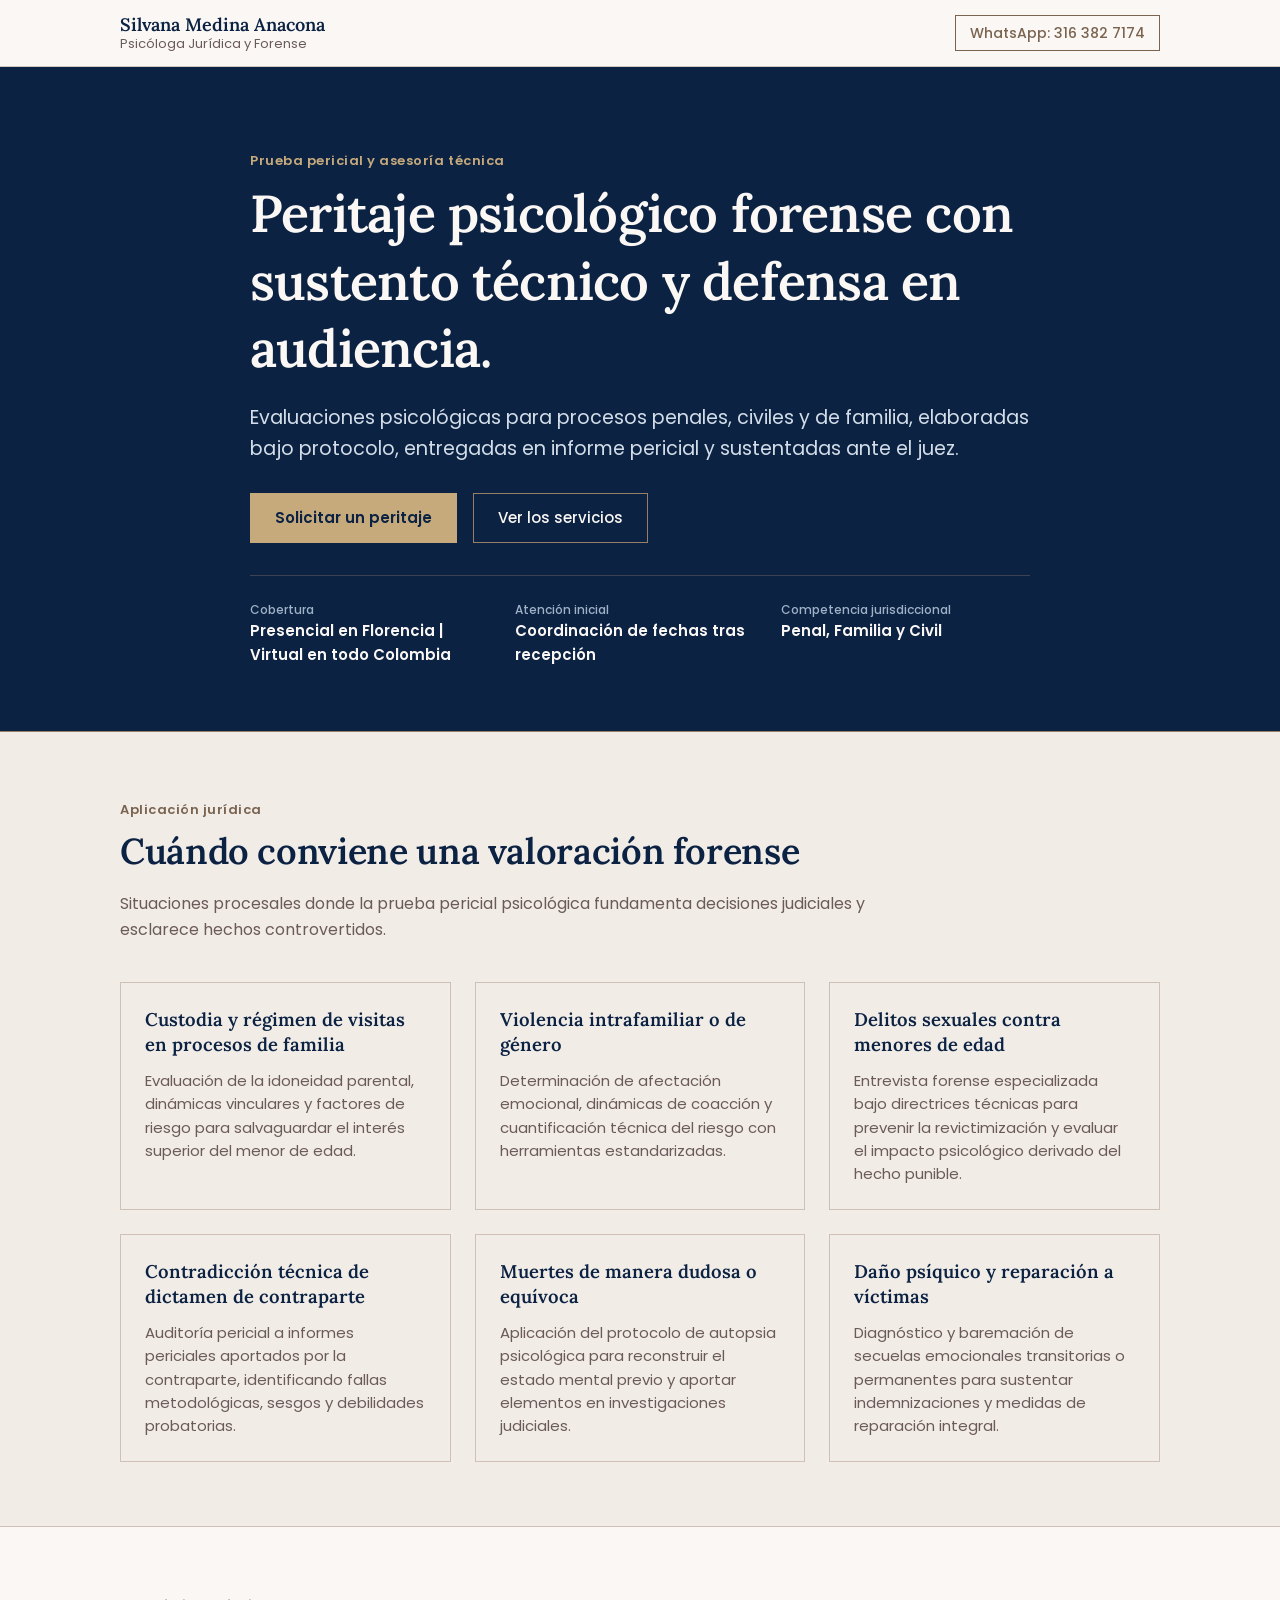
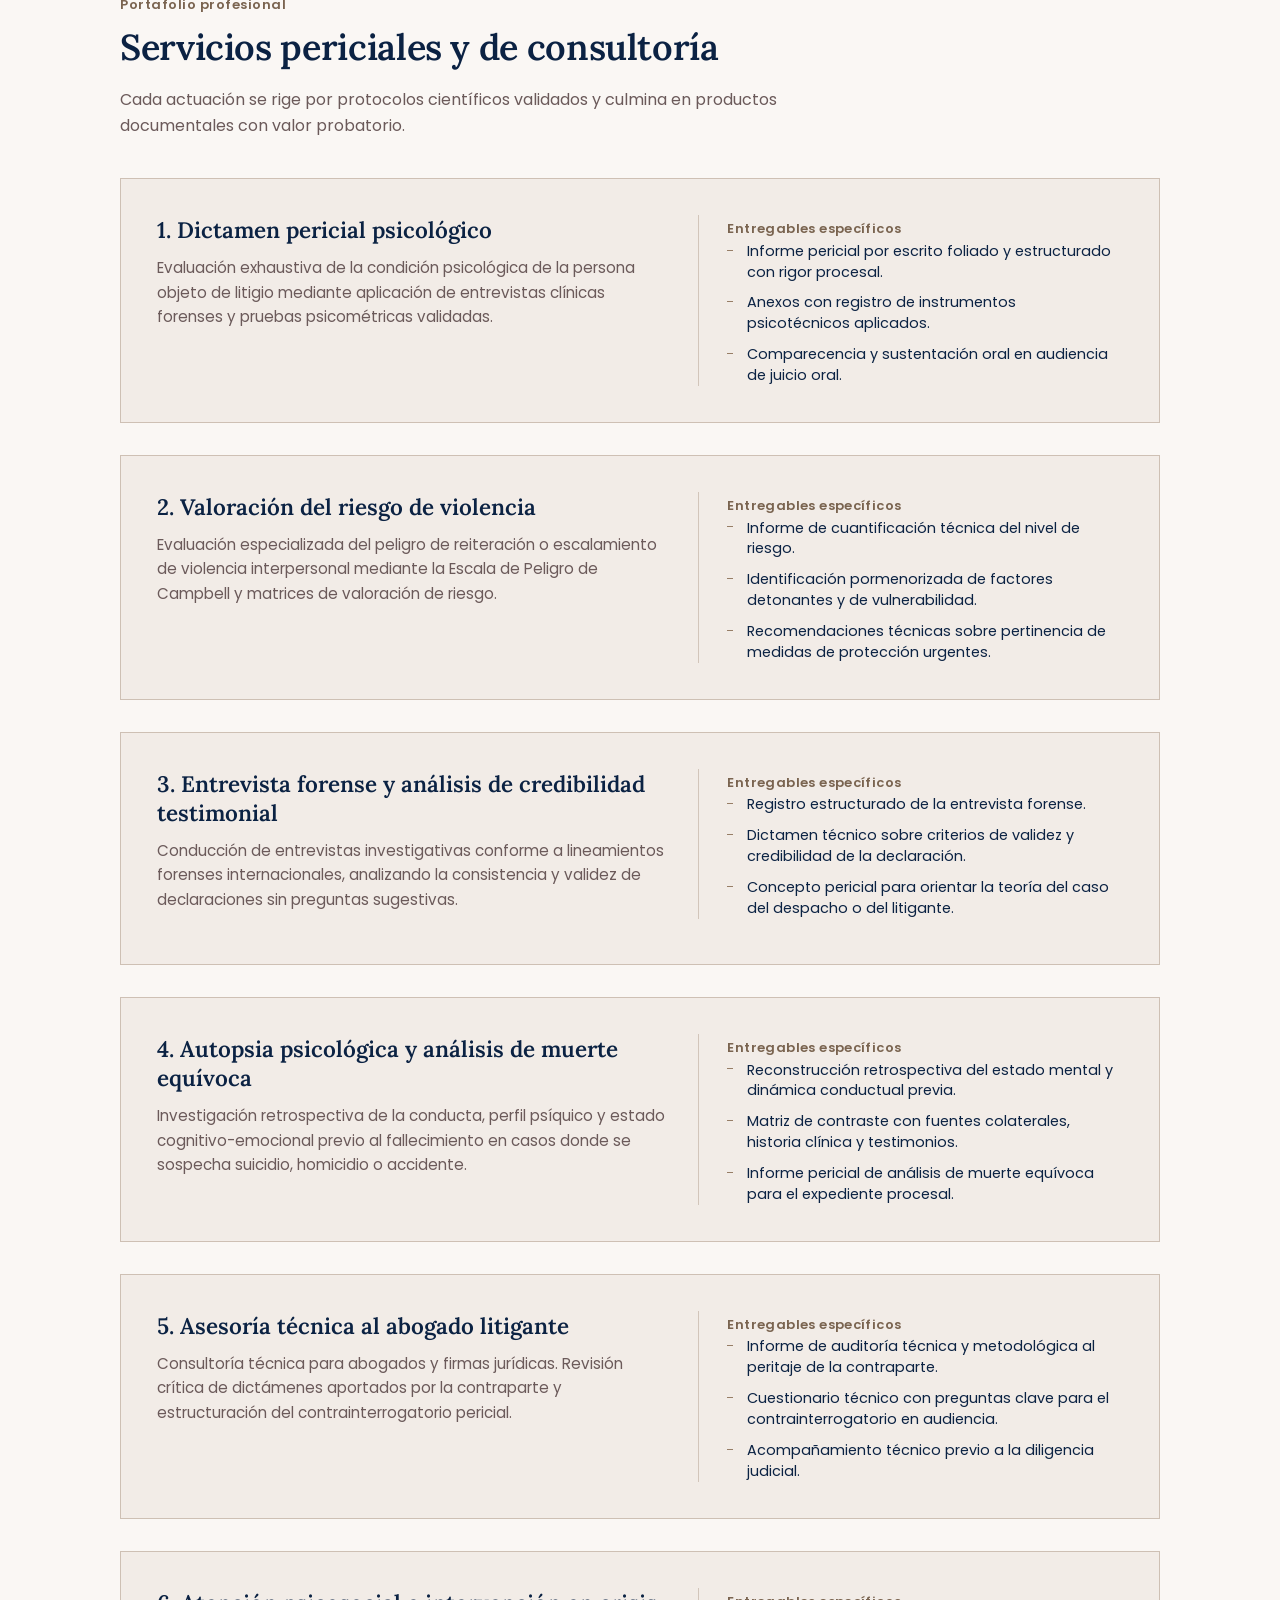
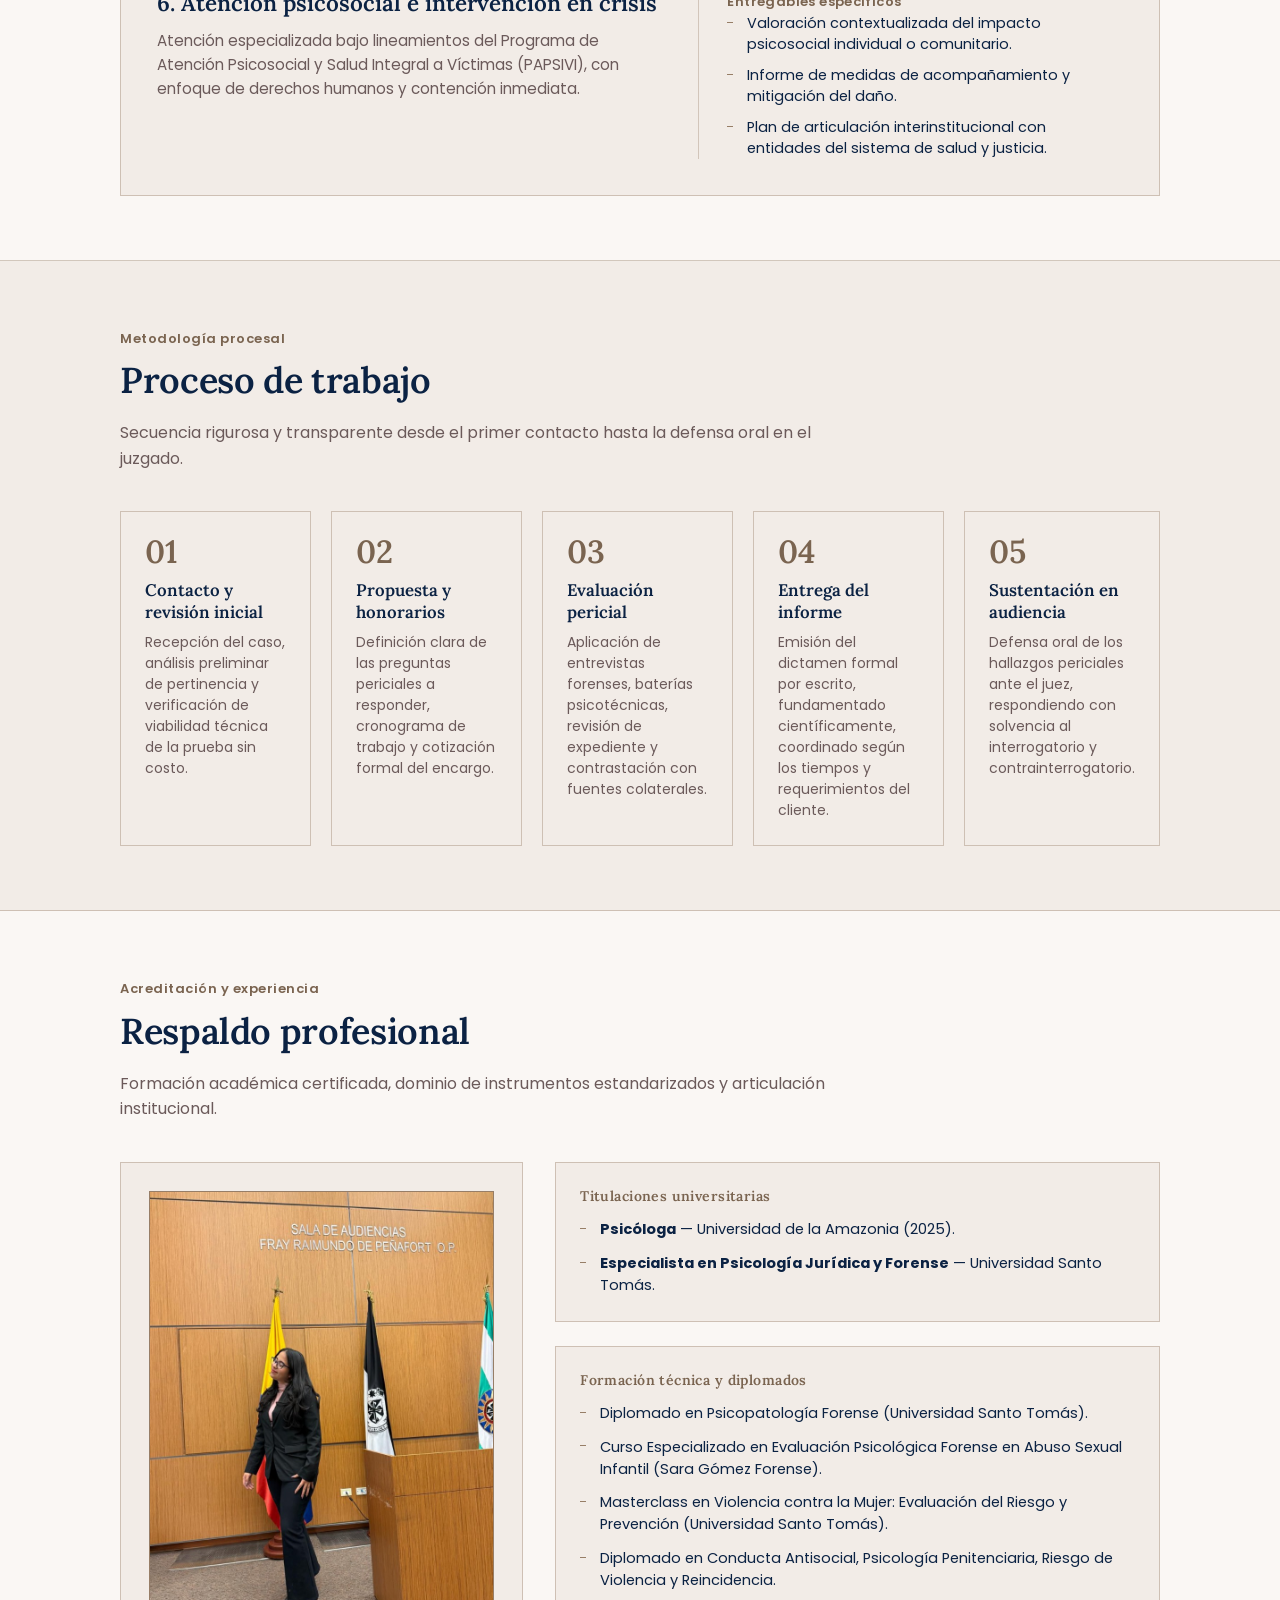
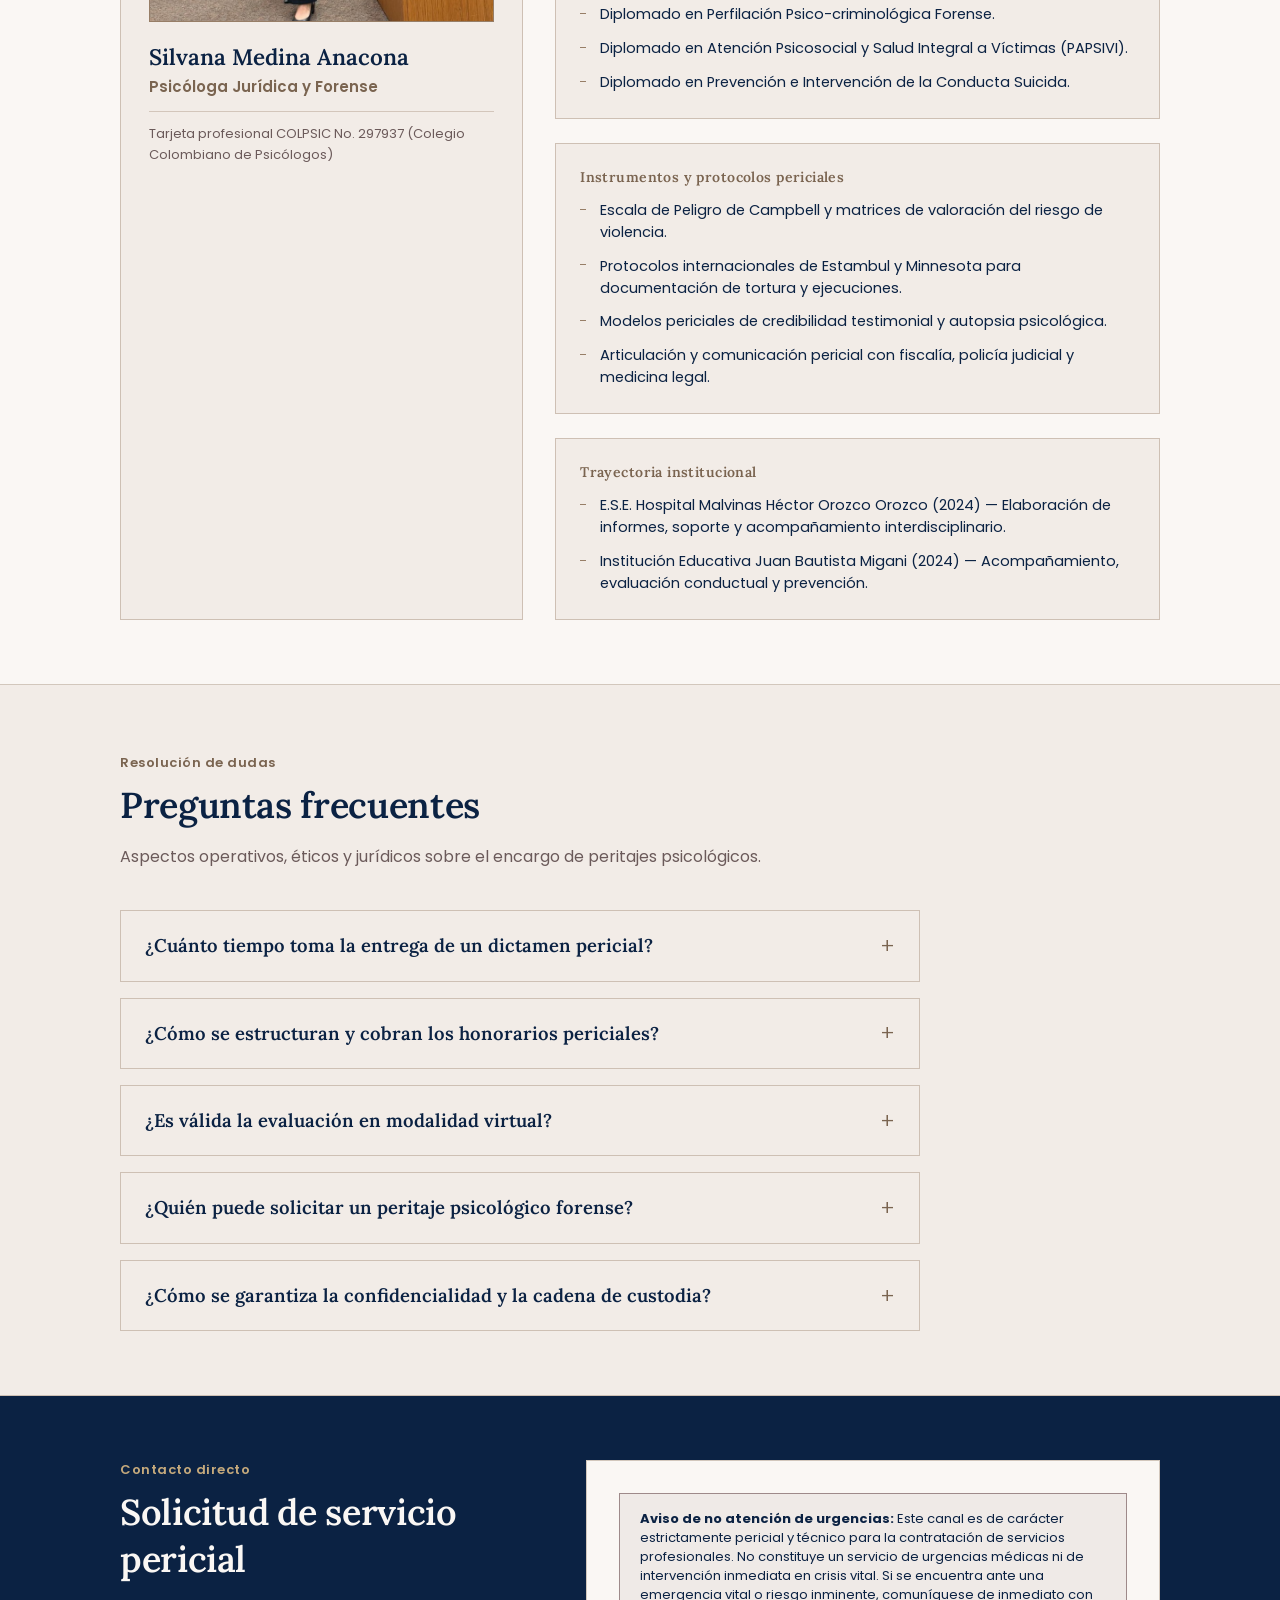
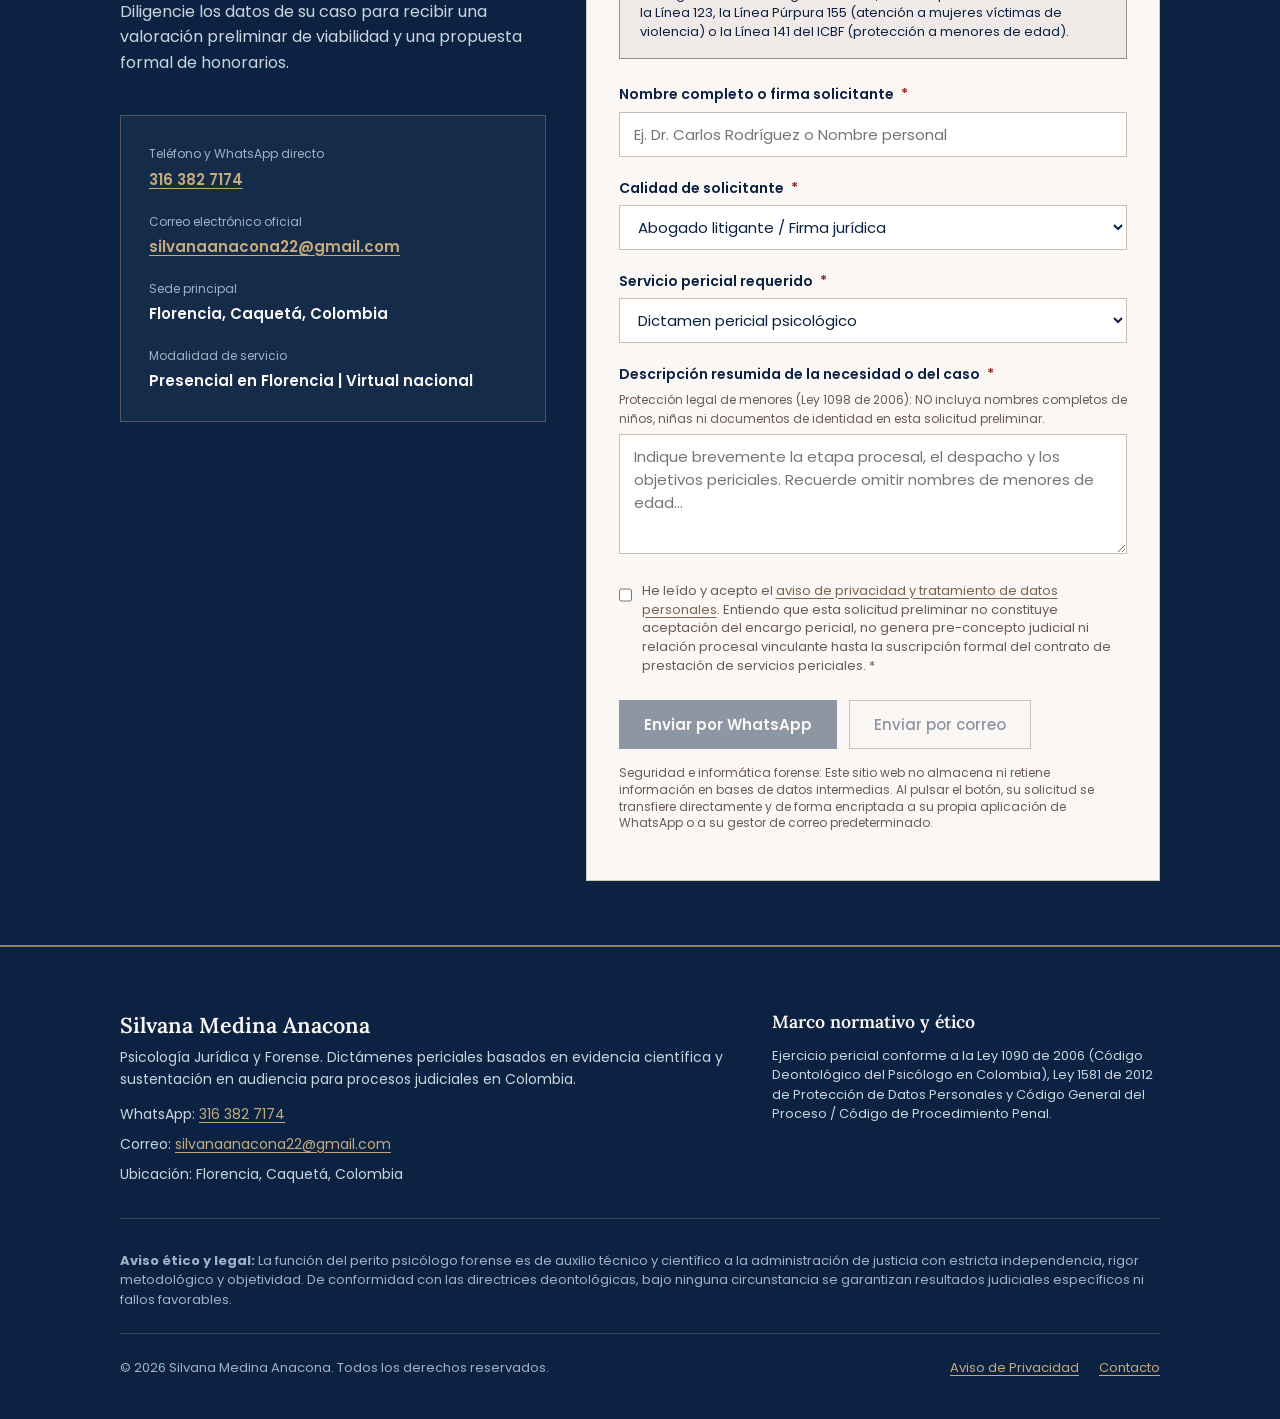
<file: index.html>
<!DOCTYPE html>
<html lang="es-CO">

<head>
  <meta charset="UTF-8">
  <meta name="viewport" content="width=device-width, initial-scale=1.0">
  <meta http-equiv="X-Content-Type-Options" content="nosniff">
  <meta name="referrer" content="strict-origin-when-cross-origin">

  <title>Psicóloga forense en Florencia, Caquetá | Peritaje psicológico</title>
  <meta name="description"
    content="Peritajes psicológicos forenses con sustento técnico y sustentación en audiencia. Evaluaciones para procesos penales, civiles y de familia en Florencia, Caquetá y Colombia.">
  <meta name="keywords"
    content="psicóloga forense, peritaje psicológico, perito psicólogo, dictamen pericial, valoración de riesgo, Florencia, Caquetá, Colombia">
  <link rel="canonical" href="https://silvanamedinaforense.github.io/">

  <!-- Open Graph -->
  <meta property="og:title" content="Peritaje psicológico forense con sustento técnico y defensa en audiencia">
  <meta property="og:description"
    content="Evaluaciones periciales psicológicas para procesos penales, civiles y de familia. Atención presencial en Florencia y virtual en todo Colombia.">
  <meta property="og:type" content="website">
  <meta property="og:url" content="https://silvanamedinaforense.github.io/">
  <meta property="og:image" content="https://silvanamedinaforense.github.io/img/og-image.jpg">
  <meta property="og:locale" content="es_CO">

  <!-- Twitter Card -->
  <meta name="twitter:card" content="summary_large_image">
  <meta name="twitter:title" content="Psicología Jurídica y Forense | Silvana Medina Anacona">
  <meta name="twitter:description"
    content="Dictámenes periciales, valoración de riesgo, análisis de credibilidad y asesoría técnica a abogados litigantes en Colombia.">
  <meta name="twitter:image" content="https://silvanamedinaforense.github.io/img/og-image.jpg">

  <!-- Icono y tipografias -->
  <link rel="icon" type="image/svg+xml" href="img/favicon.svg">
  <link rel="preconnect" href="https://fonts.googleapis.com">
  <link rel="preconnect" href="https://fonts.gstatic.com" crossorigin>
  <link
    href="https://fonts.googleapis.com/css2?family=Lora:ital,wght@0,400;0,500;0,600;0,700;1,400;1,500&family=Poppins:wght@300;400;500;600;700&display=swap"
    rel="stylesheet">

  <!-- Estilos del sitio -->
  <link rel="stylesheet" href="css/styles.css">

  <!-- Datos estructurados Schema.org -->
  <script type="application/ld+json">
  {
    "@context": "https://schema.org",
    "@type": "ProfessionalService",
    "name": "Silvana Medina Anacona - Psicología Jurídica y Forense",
    "image": "https://silvanamedinaforense.github.io/img/og-image.jpg",
    "description": "Servicios de peritaje psicológico forense, valoración del riesgo de violencia, análisis de credibilidad testimonial y asesoría técnica para procesos judiciales en Colombia.",
    "telephone": "+573163827174",
    "email": "silvanaanacona22@gmail.com",
    "address": {
      "@type": "PostalAddress",
      "addressLocality": "Florencia",
      "addressRegion": "Caquetá",
      "addressCountry": "CO"
    },
    "areaServed": [
      {
        "@type": "AdministrativeArea",
        "name": "Florencia, Caquetá"
      },
      {
        "@type": "Country",
        "name": "Colombia"
      }
    ],
    "hasOfferCatalog": {
      "@type": "OfferCatalog",
      "name": "Servicios Periciales Forenses",
      "itemListElement": [
        {
          "@type": "Offer",
          "itemOffered": {
            "@type": "Service",
            "name": "Dictamen pericial psicológico"
          }
        },
        {
          "@type": "Offer",
          "itemOffered": {
            "@type": "Service",
            "name": "Valoración del riesgo de violencia (Escala de Peligro de Campbell)"
          }
        },
        {
          "@type": "Offer",
          "itemOffered": {
            "@type": "Service",
            "name": "Entrevista forense y análisis de credibilidad testimonial"
          }
        },
        {
          "@type": "Offer",
          "itemOffered": {
            "@type": "Service",
            "name": "Autopsia psicológica y análisis de muerte equívoca"
          }
        },
        {
          "@type": "Offer",
          "itemOffered": {
            "@type": "Service",
            "name": "Asesoría técnica al abogado litigante"
          }
        },
        {
          "@type": "Offer",
          "itemOffered": {
            "@type": "Service",
            "name": "Atención psicosocial (PAPSIVI) e intervención en crisis"
          }
        }
      ]
    }
  }
  </script>
</head>

<body>
  <!-- Enlace accesible de salto -->
  <a href="#contenido-principal" class="skip-link">Saltar al contenido principal</a>

  <!-- 6.1 Barra superior -->
  <header class="top-bar">
    <div class="container top-bar-inner">
      <div class="brand-info">
        <span class="brand-name">Silvana Medina Anacona</span>
        <span class="brand-title">Psicóloga Jurídica y Forense</span>
      </div>
      <div class="top-bar-actions">
        <a href="https://wa.me/573163827174" target="_blank" rel="noopener noreferrer" class="top-contact-link">
          WhatsApp: 316 382 7174
        </a>
      </div>
    </div>
  </header>

  <main id="contenido-principal">
    <!-- 6.2 Encabezado principal (Hero) -->
    <section class="hero">
      <div class="container hero-content">
        <span class="section-tag">Prueba pericial y asesoría técnica</span>
        <h1>Peritaje psicológico forense con sustento técnico y defensa en audiencia.</h1>
        <p class="lead">Evaluaciones psicológicas para procesos penales, civiles y de familia, elaboradas bajo
          protocolo, entregadas en informe pericial y sustentadas ante el juez.</p>
        <div class="hero-actions">
          <a href="#solicitud" class="btn btn-primary">Solicitar un peritaje</a>
          <a href="#servicios" class="btn btn-secondary">Ver los servicios</a>
        </div>
        <div class="hero-meta">
          <div class="meta-item">
            <span class="meta-label">Cobertura</span>
            <span class="meta-value">Presencial en Florencia | Virtual en todo Colombia</span>
          </div>
          <div class="meta-item">
            <span class="meta-label">Atención inicial</span>
            <span class="meta-value">Coordinación de fechas tras recepción</span>
          </div>
          <div class="meta-item">
            <span class="meta-label">Competencia jurisdiccional</span>
            <span class="meta-value">Penal, Familia y Civil</span>
          </div>
        </div>
      </div>
    </section>

    <!-- 6.3 Cuándo conviene una valoración forense -->
    <section class="section section-alt" id="casos-de-uso">
      <div class="container">
        <div class="section-header">
          <span class="section-tag">Aplicación jurídica</span>
          <h2>Cuándo conviene una valoración forense</h2>
          <p class="text-muted">Situaciones procesales donde la prueba pericial psicológica fundamenta decisiones
            judiciales y esclarece hechos controvertidos.</p>
        </div>
        <div class="cases-grid">
          <article class="case-card">
            <h3 class="case-title">Custodia y régimen de visitas en procesos de familia</h3>
            <p class="case-desc">Evaluación de la idoneidad parental, dinámicas vinculares y factores de riesgo para
              salvaguardar el interés superior del menor de edad.</p>
          </article>
          <article class="case-card">
            <h3 class="case-title">Violencia intrafamiliar o de género</h3>
            <p class="case-desc">Determinación de afectación emocional, dinámicas de coacción y cuantificación técnica
              del riesgo con herramientas estandarizadas.</p>
          </article>
          <article class="case-card">
            <h3 class="case-title">Delitos sexuales contra menores de edad</h3>
            <p class="case-desc">Entrevista forense especializada bajo directrices técnicas para prevenir la
              revictimización y evaluar el impacto psicológico derivado del hecho punible.</p>
          </article>
          <article class="case-card">
            <h3 class="case-title">Contradicción técnica de dictamen de contraparte</h3>
            <p class="case-desc">Auditoría pericial a informes periciales aportados por la contraparte, identificando
              fallas metodológicas, sesgos y debilidades probatorias.</p>
          </article>
          <article class="case-card">
            <h3 class="case-title">Muertes de manera dudosa o equívoca</h3>
            <p class="case-desc">Aplicación del protocolo de autopsia psicológica para reconstruir el estado mental
              previo y aportar elementos en investigaciones judiciales.</p>
          </article>
          <article class="case-card">
            <h3 class="case-title">Daño psíquico y reparación a víctimas</h3>
            <p class="case-desc">Diagnóstico y baremación de secuelas emocionales transitorias o permanentes para
              sustentar indemnizaciones y medidas de reparación integral.</p>
          </article>
        </div>
      </div>
    </section>

    <!-- 6.4 Servicios -->
    <section class="section" id="servicios">
      <div class="container">
        <div class="section-header">
          <span class="section-tag">Portafolio profesional</span>
          <h2>Servicios periciales y de consultoría</h2>
          <p class="text-muted">Cada actuación se rige por protocolos científicos validados y culmina en productos
            documentales con valor probatorio.</p>
        </div>
        <div class="services-list">
          <article class="service-card">
            <div class="service-header">
              <h3>1. Dictamen pericial psicológico</h3>
              <p>Evaluación exhaustiva de la condición psicológica de la persona objeto de litigio mediante aplicación
                de entrevistas clínicas forenses y pruebas psicométricas validadas.</p>
            </div>
            <div class="service-deliverables">
              <span class="deliverables-title">Entregables específicos</span>
              <ul class="deliverables-list">
                <li>Informe pericial por escrito foliado y estructurado con rigor procesal.</li>
                <li>Anexos con registro de instrumentos psicotécnicos aplicados.</li>
                <li>Comparecencia y sustentación oral en audiencia de juicio oral.</li>
              </ul>
            </div>
          </article>

          <article class="service-card">
            <div class="service-header">
              <h3>2. Valoración del riesgo de violencia</h3>
              <p>Evaluación especializada del peligro de reiteración o escalamiento de violencia interpersonal mediante
                la Escala de Peligro de Campbell y matrices de valoración de riesgo.</p>
            </div>
            <div class="service-deliverables">
              <span class="deliverables-title">Entregables específicos</span>
              <ul class="deliverables-list">
                <li>Informe de cuantificación técnica del nivel de riesgo.</li>
                <li>Identificación pormenorizada de factores detonantes y de vulnerabilidad.</li>
                <li>Recomendaciones técnicas sobre pertinencia de medidas de protección urgentes.</li>
              </ul>
            </div>
          </article>

          <article class="service-card">
            <div class="service-header">
              <h3>3. Entrevista forense y análisis de credibilidad testimonial</h3>
              <p>Conducción de entrevistas investigativas conforme a lineamientos forenses internacionales, analizando
                la consistencia y validez de declaraciones sin preguntas sugestivas.</p>
            </div>
            <div class="service-deliverables">
              <span class="deliverables-title">Entregables específicos</span>
              <ul class="deliverables-list">
                <li>Registro estructurado de la entrevista forense.</li>
                <li>Dictamen técnico sobre criterios de validez y credibilidad de la declaración.</li>
                <li>Concepto pericial para orientar la teoría del caso del despacho o del litigante.</li>
              </ul>
            </div>
          </article>

          <article class="service-card">
            <div class="service-header">
              <h3>4. Autopsia psicológica y análisis de muerte equívoca</h3>
              <p>Investigación retrospectiva de la conducta, perfil psíquico y estado cognitivo-emocional previo al
                fallecimiento en casos donde se sospecha suicidio, homicidio o accidente.</p>
            </div>
            <div class="service-deliverables">
              <span class="deliverables-title">Entregables específicos</span>
              <ul class="deliverables-list">
                <li>Reconstrucción retrospectiva del estado mental y dinámica conductual previa.</li>
                <li>Matriz de contraste con fuentes colaterales, historia clínica y testimonios.</li>
                <li>Informe pericial de análisis de muerte equívoca para el expediente procesal.</li>
              </ul>
            </div>
          </article>

          <article class="service-card">
            <div class="service-header">
              <h3>5. Asesoría técnica al abogado litigante</h3>
              <p>Consultoría técnica para abogados y firmas jurídicas. Revisión crítica de dictámenes aportados por la
                contraparte y estructuración del contrainterrogatorio pericial.</p>
            </div>
            <div class="service-deliverables">
              <span class="deliverables-title">Entregables específicos</span>
              <ul class="deliverables-list">
                <li>Informe de auditoría técnica y metodológica al peritaje de la contraparte.</li>
                <li>Cuestionario técnico con preguntas clave para el contrainterrogatorio en audiencia.</li>
                <li>Acompañamiento técnico previo a la diligencia judicial.</li>
              </ul>
            </div>
          </article>

          <article class="service-card">
            <div class="service-header">
              <h3>6. Atención psicosocial e intervención en crisis</h3>
              <p>Atención especializada bajo lineamientos del Programa de Atención Psicosocial y Salud Integral a
                Víctimas (PAPSIVI), con enfoque de derechos humanos y contención inmediata.</p>
            </div>
            <div class="service-deliverables">
              <span class="deliverables-title">Entregables específicos</span>
              <ul class="deliverables-list">
                <li>Valoración contextualizada del impacto psicosocial individual o comunitario.</li>
                <li>Informe de medidas de acompañamiento y mitigación del daño.</li>
                <li>Plan de articulación interinstitucional con entidades del sistema de salud y justicia.</li>
              </ul>
            </div>
          </article>
        </div>
      </div>
    </section>

    <!-- 6.5 Proceso de trabajo -->
    <section class="section section-alt" id="proceso">
      <div class="container">
        <div class="section-header">
          <span class="section-tag">Metodología procesal</span>
          <h2>Proceso de trabajo</h2>
          <p class="text-muted">Secuencia rigurosa y transparente desde el primer contacto hasta la defensa oral en el
            juzgado.</p>
        </div>
        <ol class="process-list">
          <li class="process-step">
            <span class="process-number">01</span>
            <h3 class="process-title">Contacto y revisión inicial</h3>
            <p class="process-desc">Recepción del caso, análisis preliminar de pertinencia y verificación de viabilidad
              técnica de la prueba sin costo.</p>
          </li>
          <li class="process-step">
            <span class="process-number">02</span>
            <h3 class="process-title">Propuesta y honorarios</h3>
            <p class="process-desc">Definición clara de las preguntas periciales a responder, cronograma de trabajo y
              cotización formal del encargo.</p>
          </li>
          <li class="process-step">
            <span class="process-number">03</span>
            <h3 class="process-title">Evaluación pericial</h3>
            <p class="process-desc">Aplicación de entrevistas forenses, baterías psicotécnicas, revisión de expediente y
              contrastación con fuentes colaterales.</p>
          </li>
          <li class="process-step">
            <span class="process-number">04</span>
            <h3 class="process-title">Entrega del informe</h3>
            <p class="process-desc">Emisión del dictamen formal por escrito, fundamentado científicamente, coordinado
              según los tiempos y requerimientos del cliente.</p>
          </li>
          <li class="process-step">
            <span class="process-number">05</span>
            <h3 class="process-title">Sustentación en audiencia</h3>
            <p class="process-desc">Defensa oral de los hallazgos periciales ante el juez, respondiendo con solvencia al
              interrogatorio y contrainterrogatorio.</p>
          </li>
        </ol>
      </div>
    </section>

    <!-- 6.6 Respaldo profesional -->
    <section class="section" id="respaldo">
      <div class="container">
        <div class="section-header">
          <span class="section-tag">Acreditación y experiencia</span>
          <h2>Respaldo profesional</h2>
          <p class="text-muted">Formación académica certificada, dominio de instrumentos estandarizados y articulación
            institucional.</p>
        </div>
        <div class="credentials-grid">
          <div class="profile-card">
            <div class="profile-photo-wrapper">
              <img src="img/silvana-medina.jpg"
                alt="Silvana Medina Anacona, psicóloga jurídica y forense en sala de audiencias" class="profile-photo"
                width="600" height="750" loading="lazy" decoding="async">
            </div>
            <h3 class="profile-name">Silvana Medina Anacona</h3>
            <p class="profile-role">Psicóloga Jurídica y Forense</p>
            <p class="profile-registry">Tarjeta profesional COLPSIC No. 297937 (Colegio Colombiano de Psicólogos)</p>
          </div>

          <div class="credentials-content">
            <div class="credential-block">
              <h4 class="credential-block-title">Titulaciones universitarias</h4>
              <ul class="credential-items">
                <li><strong>Psicóloga</strong> — Universidad de la Amazonia (2025).</li>
                <li><strong>Especialista en Psicología Jurídica y Forense</strong> — Universidad Santo Tomás.</li>
              </ul>
            </div>

            <div class="credential-block">
              <h4 class="credential-block-title">Formación técnica y diplomados</h4>
              <ul class="credential-items">
                <li>Diplomado en Psicopatología Forense (Universidad Santo Tomás).</li>
                <li>Curso Especializado en Evaluación Psicológica Forense en Abuso Sexual Infantil (Sara Gómez Forense).
                </li>
                <li>Masterclass en Violencia contra la Mujer: Evaluación del Riesgo y Prevención (Universidad Santo
                  Tomás).</li>
                <li>Diplomado en Conducta Antisocial, Psicología Penitenciaria, Riesgo de Violencia y Reincidencia.</li>
                <li>Diplomado en Perfilación Psico-criminológica Forense.</li>
                <li>Diplomado en Atención Psicosocial y Salud Integral a Víctimas (PAPSIVI).</li>
                <li>Diplomado en Prevención e Intervención de la Conducta Suicida.</li>
              </ul>
            </div>

            <div class="credential-block">
              <h4 class="credential-block-title">Instrumentos y protocolos periciales</h4>
              <ul class="credential-items">
                <li>Escala de Peligro de Campbell y matrices de valoración del riesgo de violencia.</li>
                <li>Protocolos internacionales de Estambul y Minnesota para documentación de tortura y ejecuciones.</li>
                <li>Modelos periciales de credibilidad testimonial y autopsia psicológica.</li>
                <li>Articulación y comunicación pericial con fiscalía, policía judicial y medicina legal.</li>
              </ul>
            </div>

            <div class="credential-block">
              <h4 class="credential-block-title">Trayectoria institucional</h4>
              <ul class="credential-items">
                <li>E.S.E. Hospital Malvinas Héctor Orozco Orozco (2024) — Elaboración de informes, soporte y
                  acompañamiento interdisciplinario.</li>
                <li>Institución Educativa Juan Bautista Migani (2024) — Acompañamiento, evaluación conductual y
                  prevención.</li>
              </ul>
            </div>
          </div>
        </div>
      </div>
    </section>

    <!-- 6.7 Preguntas frecuentes -->
    <section class="section section-alt" id="faq">
      <div class="container">
        <div class="section-header">
          <span class="section-tag">Resolución de dudas</span>
          <h2>Preguntas frecuentes</h2>
          <p class="text-muted">Aspectos operativos, éticos y jurídicos sobre el encargo de peritajes psicológicos.</p>
        </div>
        <div class="faq-list">
          <details class="faq-item">
            <summary class="faq-summary">¿Cuánto tiempo toma la entrega de un dictamen pericial?</summary>
            <div class="faq-body">
              <p>El plazo de entrega se coordina de manera concertada según los tiempos y necesidades del cliente, en
                consonancia con los términos procesales del caso, contados a partir de la finalización de las sesiones de
                evaluación y la recepción completa del expediente procesal.</p>
            </div>
          </details>

          <details class="faq-item">
            <summary class="faq-summary">¿Cómo se estructuran y cobran los honorarios periciales?</summary>
            <div class="faq-body">
              <p>Los honorarios se cotizan de manera individual según la complejidad del caso, la cantidad de personas a
                evaluar, el volumen documental y si incluye sustentación en juicio oral. Se formaliza mediante propuesta
                escrita con un porcentaje inicial al suscribir el encargo y el saldo a la entrega del dictamen.</p>
            </div>
          </details>

          <details class="faq-item">
            <summary class="faq-summary">¿Es válida la evaluación en modalidad virtual?</summary>
            <div class="faq-body">
              <p>Sí. Conforme a las normas procesales colombianas y los estándares del Colegio Colombiano de Psicólogos,
                la evaluación virtual es plenamente admisible cuando las condiciones técnicas y metodológicas garantizan
                la confidencialidad, la identidad del evaluado y la idoneidad del protocolo aplicado. Para casos que
                exijan presencialidad, la atención se realiza en la ciudad de Florencia.</p>
            </div>
          </details>

          <details class="faq-item">
            <summary class="faq-summary">¿Quién puede solicitar un peritaje psicológico forense?</summary>
            <div class="faq-body">
              <p>Puede ser solicitado por abogados litigantes en representación de sus clientes (peritaje de parte), por
                personas naturales involucradas en procesos de familia o civiles, por despachos judiciales o de
                fiscalía, y por entidades que requieran valoraciones periciales especializadas.</p>
            </div>
          </details>

          <details class="faq-item">
            <summary class="faq-summary">¿Cómo se garantiza la confidencialidad y la cadena de custodia?</summary>
            <div class="faq-body">
              <p>Toda la información remitida está cobijada por el secreto profesional y la reserva pericial consagrados
                en el Código Deontológico (Ley 1090 de 2006). Los documentos procesales y registros de evaluación se
                custodian bajo protocolos estrictos de seguridad de la información física y digital, garantizando la
                preservación de evidencias e integridad de datos.</p>
            </div>
          </details>
        </div>
      </div>
    </section>

    <!-- 6.8 Formulario de solicitud -->
    <section class="section contact-section" id="solicitud">
      <div class="container">
        <div class="contact-layout">
          <div class="contact-info">
            <span class="section-tag">Contacto directo</span>
            <h2>Solicitud de servicio pericial</h2>
            <p>Diligencie los datos de su caso para recibir una valoración preliminar de viabilidad y una propuesta
              formal de honorarios.</p>

            <div class="contact-card">
              <div class="contact-card-item">
                <span class="contact-card-label">Teléfono y WhatsApp directo</span>
                <span class="contact-card-value">
                  <a href="https://wa.me/573163827174" target="_blank" rel="noopener noreferrer">316 382 7174</a>
                </span>
              </div>
              <div class="contact-card-item">
                <span class="contact-card-label">Correo electrónico oficial</span>
                <span class="contact-card-value">
                  <a href="mailto:silvanaanacona22@gmail.com">silvanaanacona22@gmail.com</a>
                </span>
              </div>
              <div class="contact-card-item">
                <span class="contact-card-label">Sede principal</span>
                <span class="contact-card-value">Florencia, Caquetá, Colombia</span>
              </div>
              <div class="contact-card-item">
                <span class="contact-card-label">Modalidad de servicio</span>
                <span class="contact-card-value">Presencial en Florencia | Virtual nacional</span>
              </div>
            </div>
          </div>

          <div class="form-wrapper">
            <div class="emergency-notice">
              <strong>Aviso de no atención de urgencias:</strong> Este canal es de carácter estrictamente pericial y
              técnico para la contratación de servicios profesionales. No constituye un servicio de urgencias médicas ni
              de intervención inmediata en crisis vital. Si se encuentra ante una emergencia vital o riesgo inminente,
              comuníquese de inmediato con la Línea 123, la Línea Púrpura 155 (atención a mujeres víctimas de violencia)
              o la Línea 141 del ICBF (protección a menores de edad).
            </div>

            <form id="forensic-request-form" novalidate>
              <div class="form-group">
                <label for="requester-name" class="form-label">
                  Nombre completo o firma solicitante <span class="required">*</span>
                </label>
                <input type="text" id="requester-name" class="form-input"
                  placeholder="Ej. Dr. Carlos Rodríguez o Nombre personal" required>
              </div>

              <div class="form-group">
                <label for="requester-type" class="form-label">
                  Calidad de solicitante <span class="required">*</span>
                </label>
                <select id="requester-type" class="form-select" required>
                  <option value="Abogado litigante / Firma jurídica">Abogado litigante / Firma jurídica</option>
                  <option value="Persona natural (proceso de familia / civil)">Persona natural (proceso de familia /
                    civil)</option>
                  <option value="Entidad u organización (comisaría, ONG, institución)">Entidad u organización
                    (comisaría, ONG, institución)</option>
                  <option value="Otro tipo de consultante">Otro</option>
                </select>
              </div>

              <div class="form-group">
                <label for="service-requested" class="form-label">
                  Servicio pericial requerido <span class="required">*</span>
                </label>
                <select id="service-requested" class="form-select" required>
                  <option value="Dictamen pericial psicológico">Dictamen pericial psicológico</option>
                  <option value="Valoración del riesgo de violencia">Valoración del riesgo de violencia (Campbell)
                  </option>
                  <option value="Entrevista forense y análisis de credibilidad">Entrevista forense y análisis de
                    credibilidad</option>
                  <option value="Autopsia psicológica y muerte equívoca">Autopsia psicológica y análisis de muerte
                    equívoca</option>
                  <option value="Asesoría técnica al abogado litigante">Asesoría técnica al abogado litigante</option>
                  <option value="Atención psicosocial e intervención en crisis">Atención psicosocial e intervención en
                    crisis</option>
                </select>
              </div>

              <div class="form-group">
                <label for="case-description" class="form-label">
                  Descripción resumida de la necesidad o del caso <span class="required">*</span>
                  <span class="form-hint">Protección legal de menores (Ley 1098 de 2006): NO incluya nombres completos
                    de niños, niñas ni documentos de identidad en esta solicitud preliminar.</span>
                </label>
                <textarea id="case-description" class="form-textarea"
                  placeholder="Indique brevemente la etapa procesal, el despacho y los objetivos periciales. Recuerde omitir nombres de menores de edad..."
                  required></textarea>
              </div>

              <div class="form-checkbox-group">
                <input type="checkbox" id="privacy-consent" class="form-checkbox">
                <label for="privacy-consent" class="form-checkbox-label">
                  He leído y acepto el <a href="privacidad.html" target="_blank">aviso de privacidad y tratamiento de
                    datos personales</a>. Entiendo que esta solicitud preliminar no constituye aceptación del encargo
                  pericial, no genera pre-concepto judicial ni relación procesal vinculante hasta la suscripción formal
                  del contrato de prestación de servicios periciales. <span class="required">*</span>
                </label>
              </div>

              <div class="form-actions">
                <button type="submit" id="btn-send-whatsapp" class="btn btn-primary" disabled aria-disabled="true">
                  Enviar por WhatsApp
                </button>
                <button type="button" id="btn-send-email" class="btn btn-secondary" disabled aria-disabled="true">
                  Enviar por correo
                </button>
              </div>

              <p class="form-notice">
                Seguridad e informática forense: Este sitio web no almacena ni retiene información en bases de datos
                intermedias. Al pulsar el botón, su solicitud se transfiere directamente y de forma encriptada a su
                propia aplicación de WhatsApp o a su gestor de correo predeterminado.
              </p>
            </form>
          </div>
        </div>
      </div>
    </section>
  </main>

  <!-- 6.9 Cierre y pie de página -->
  <footer class="footer">
    <div class="container">
      <div class="footer-top">
        <div class="footer-brand">
          <h4>Silvana Medina Anacona</h4>
          <p>Psicología Jurídica y Forense. Dictámenes periciales basados en evidencia científica y sustentación en
            audiencia para procesos judiciales en Colombia.</p>
          <ul class="footer-contact-items">
            <li>WhatsApp: <a href="https://wa.me/573163827174" target="_blank" rel="noopener noreferrer">316 382
                7174</a></li>
            <li>Correo: <a href="mailto:silvanaanacona22@gmail.com">silvanaanacona22@gmail.com</a></li>
            <li>Ubicación: Florencia, Caquetá, Colombia</li>
          </ul>
        </div>
        <div>
          <h4 class="footer-normative-title">Marco normativo y ético</h4>
          <p class="footer-normative-text">
            Ejercicio pericial conforme a la Ley 1090 de 2006 (Código Deontológico del Psicólogo en Colombia), Ley 1581
            de 2012 de Protección de Datos Personales y Código General del Proceso / Código de Procedimiento Penal.
          </p>
        </div>
      </div>

      <div class="footer-legal-notice">
        <strong>Aviso ético y legal:</strong> La función del perito psicólogo forense es de auxilio técnico y científico
        a la administración de justicia con estricta independencia, rigor metodológico y objetividad. De conformidad con
        las directrices deontológicas, bajo ninguna circunstancia se garantizan resultados judiciales específicos ni
        fallos favorables.
      </div>

      <div class="footer-bottom">
        <div>
          &copy; 2026 Silvana Medina Anacona. Todos los derechos reservados.
        </div>
        <ul class="footer-bottom-links">
          <li><a href="privacidad.html">Aviso de Privacidad</a></li>
          <li><a href="#solicitud">Contacto</a></li>
        </ul>
      </div>
    </div>
  </footer>

  <!-- Script principal con carga diferida -->
  <script src="js/main.js" defer></script>
</body>

</html>
</file>
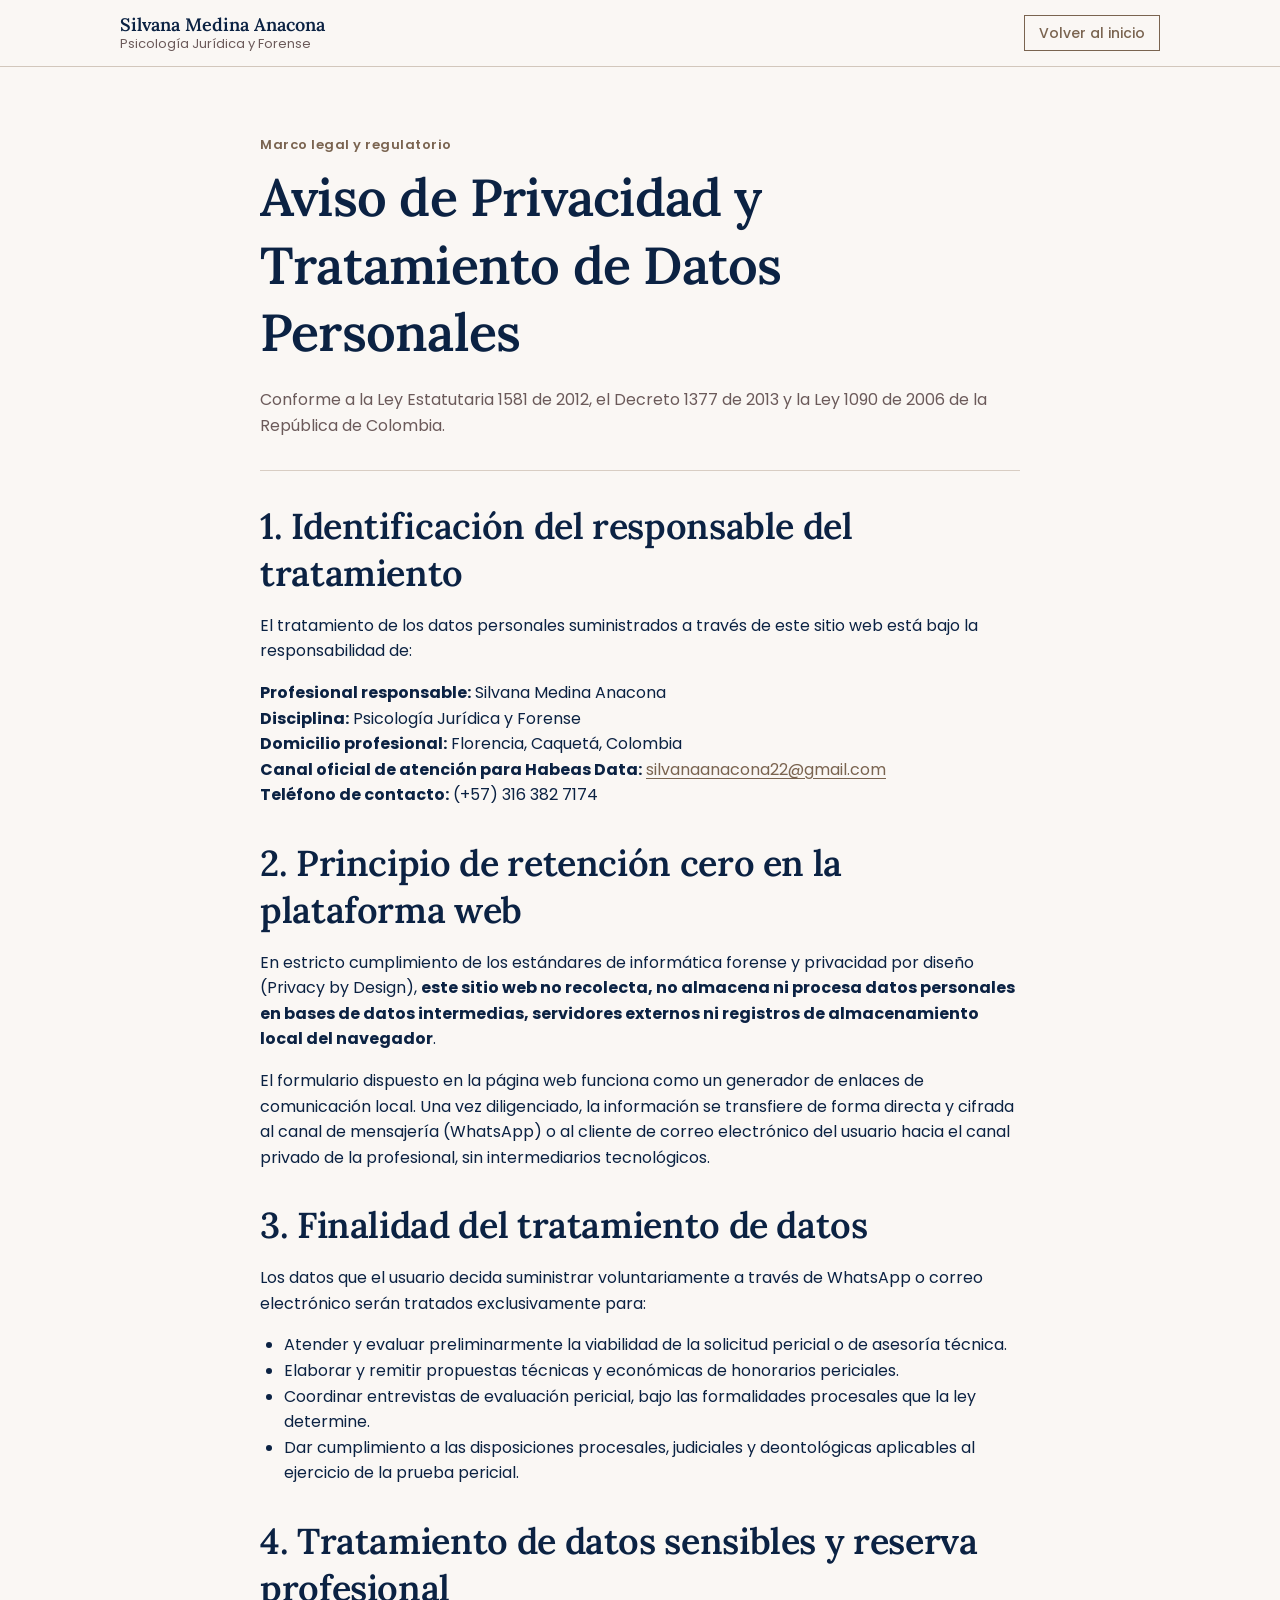
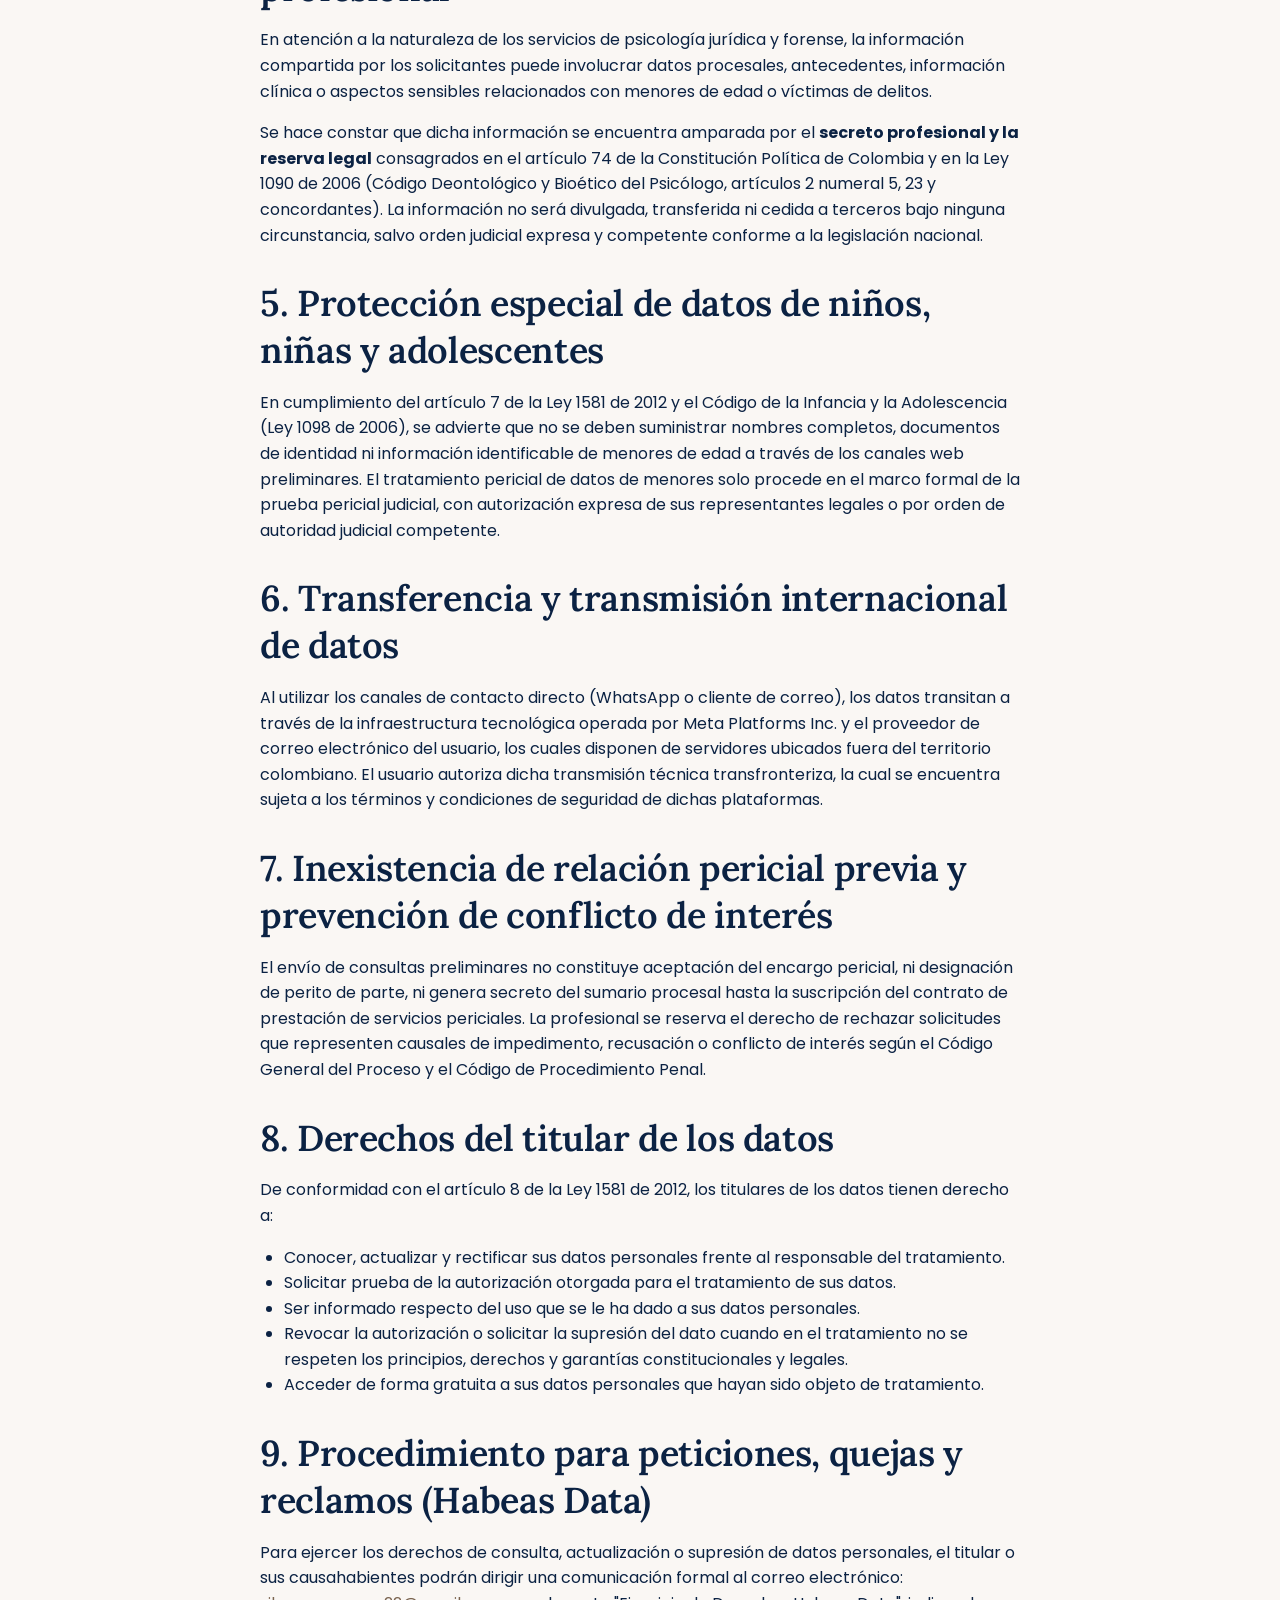
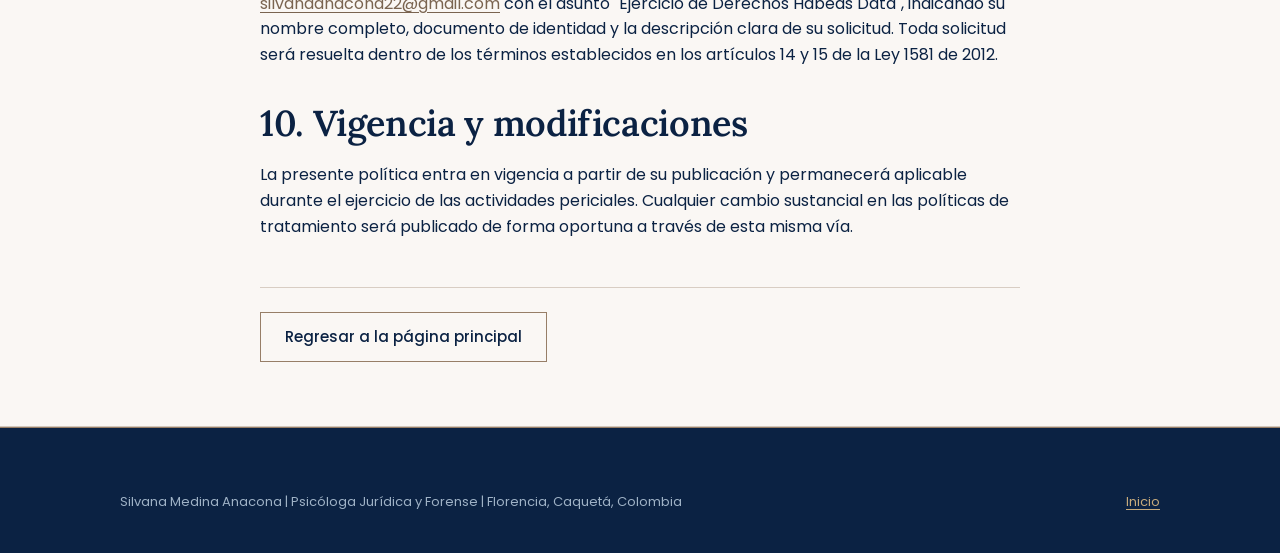
<file: privacidad.html>
<!DOCTYPE html>
<html lang="es-CO">
<head>
  <meta charset="UTF-8">
  <meta name="viewport" content="width=device-width, initial-scale=1.0">
  <meta http-equiv="X-Content-Type-Options" content="nosniff">
  <meta name="referrer" content="strict-origin-when-cross-origin">
  <title>Aviso de Privacidad y Tratamiento de Datos | Silvana Medina</title>
  <meta name="description" content="Politica de tratamiento de datos personales conforme a la Ley 1581 de 2012 y normas deontologicas de psicologia forense en Colombia.">
  <link rel="icon" type="image/svg+xml" href="img/favicon.svg">
  <link rel="preconnect" href="https://fonts.googleapis.com">
  <link rel="preconnect" href="https://fonts.gstatic.com" crossorigin>
  <link href="https://fonts.googleapis.com/css2?family=Lora:ital,wght@0,400;0,500;0,600;0,700;1,400;1,500&family=Poppins:wght@300;400;500;600;700&display=swap" rel="stylesheet">
  <link rel="stylesheet" href="css/styles.css">
</head>
<body>
  <a href="#contenido" class="skip-link">Saltar al contenido principal</a>

  <header class="top-bar">
    <div class="container top-bar-inner">
      <div class="brand-info">
        <a href="index.html" class="brand-name brand-name-link">Silvana Medina Anacona</a>
        <span class="brand-title">Psicología Jurídica y Forense</span>
      </div>
      <div class="top-bar-actions">
        <a href="index.html" class="top-contact-link">Volver al inicio</a>
      </div>
    </div>
  </header>

  <main id="contenido" class="section">
    <div class="container legal-container">
      <span class="section-tag">Marco legal y regulatorio</span>
      <h1>Aviso de Privacidad y Tratamiento de Datos Personales</h1>
      <p class="text-muted">Conforme a la Ley Estatutaria 1581 de 2012, el Decreto 1377 de 2013 y la Ley 1090 de 2006 de la República de Colombia.</p>

      <hr class="legal-divider">

      <section class="legal-section">
        <h2>1. Identificación del responsable del tratamiento</h2>
        <p>El tratamiento de los datos personales suministrados a través de este sitio web está bajo la responsabilidad de:</p>
        <ul class="legal-list-unstyled">
          <li><strong>Profesional responsable:</strong> Silvana Medina Anacona</li>
          <li><strong>Disciplina:</strong> Psicología Jurídica y Forense</li>
          <li><strong>Domicilio profesional:</strong> Florencia, Caquetá, Colombia</li>
          <li><strong>Canal oficial de atención para Habeas Data:</strong> <a href="mailto:silvanaanacona22@gmail.com">silvanaanacona22@gmail.com</a></li>
          <li><strong>Teléfono de contacto:</strong> (+57) 316 382 7174</li>
        </ul>
      </section>

      <section class="legal-section">
        <h2>2. Principio de retención cero en la plataforma web</h2>
        <p>En estricto cumplimiento de los estándares de informática forense y privacidad por diseño (Privacy by Design), <strong>este sitio web no recolecta, no almacena ni procesa datos personales en bases de datos intermedias, servidores externos ni registros de almacenamiento local del navegador</strong>.</p>
        <p>El formulario dispuesto en la página web funciona como un generador de enlaces de comunicación local. Una vez diligenciado, la información se transfiere de forma directa y cifrada al canal de mensajería (WhatsApp) o al cliente de correo electrónico del usuario hacia el canal privado de la profesional, sin intermediarios tecnológicos.</p>
      </section>

      <section class="legal-section">
        <h2>3. Finalidad del tratamiento de datos</h2>
        <p>Los datos que el usuario decida suministrar voluntariamente a través de WhatsApp o correo electrónico serán tratados exclusivamente para:</p>
        <ul class="legal-list">
          <li>Atender y evaluar preliminarmente la viabilidad de la solicitud pericial o de asesoría técnica.</li>
          <li>Elaborar y remitir propuestas técnicas y económicas de honorarios periciales.</li>
          <li>Coordinar entrevistas de evaluación pericial, bajo las formalidades procesales que la ley determine.</li>
          <li>Dar cumplimiento a las disposiciones procesales, judiciales y deontológicas aplicables al ejercicio de la prueba pericial.</li>
        </ul>
      </section>

      <section class="legal-section">
        <h2>4. Tratamiento de datos sensibles y reserva profesional</h2>
        <p>En atención a la naturaleza de los servicios de psicología jurídica y forense, la información compartida por los solicitantes puede involucrar datos procesales, antecedentes, información clínica o aspectos sensibles relacionados con menores de edad o víctimas de delitos.</p>
        <p>Se hace constar que dicha información se encuentra amparada por el <strong>secreto profesional y la reserva legal</strong> consagrados en el artículo 74 de la Constitución Política de Colombia y en la Ley 1090 de 2006 (Código Deontológico y Bioético del Psicólogo, artículos 2 numeral 5, 23 y concordantes). La información no será divulgada, transferida ni cedida a terceros bajo ninguna circunstancia, salvo orden judicial expresa y competente conforme a la legislación nacional.</p>
      </section>

      <section class="legal-section">
        <h2>5. Protección especial de datos de niños, niñas y adolescentes</h2>
        <p>En cumplimiento del artículo 7 de la Ley 1581 de 2012 y el Código de la Infancia y la Adolescencia (Ley 1098 de 2006), se advierte que no se deben suministrar nombres completos, documentos de identidad ni información identificable de menores de edad a través de los canales web preliminares. El tratamiento pericial de datos de menores solo procede en el marco formal de la prueba pericial judicial, con autorización expresa de sus representantes legales o por orden de autoridad judicial competente.</p>
      </section>

      <section class="legal-section">
        <h2>6. Transferencia y transmisión internacional de datos</h2>
        <p>Al utilizar los canales de contacto directo (WhatsApp o cliente de correo), los datos transitan a través de la infraestructura tecnológica operada por Meta Platforms Inc. y el proveedor de correo electrónico del usuario, los cuales disponen de servidores ubicados fuera del territorio colombiano. El usuario autoriza dicha transmisión técnica transfronteriza, la cual se encuentra sujeta a los términos y condiciones de seguridad de dichas plataformas.</p>
      </section>

      <section class="legal-section">
        <h2>7. Inexistencia de relación pericial previa y prevención de conflicto de interés</h2>
        <p>El envío de consultas preliminares no constituye aceptación del encargo pericial, ni designación de perito de parte, ni genera secreto del sumario procesal hasta la suscripción del contrato de prestación de servicios periciales. La profesional se reserva el derecho de rechazar solicitudes que representen causales de impedimento, recusación o conflicto de interés según el Código General del Proceso y el Código de Procedimiento Penal.</p>
      </section>

      <section class="legal-section">
        <h2>8. Derechos del titular de los datos</h2>
        <p>De conformidad con el artículo 8 de la Ley 1581 de 2012, los titulares de los datos tienen derecho a:</p>
        <ul class="legal-list">
          <li>Conocer, actualizar y rectificar sus datos personales frente al responsable del tratamiento.</li>
          <li>Solicitar prueba de la autorización otorgada para el tratamiento de sus datos.</li>
          <li>Ser informado respecto del uso que se le ha dado a sus datos personales.</li>
          <li>Revocar la autorización o solicitar la supresión del dato cuando en el tratamiento no se respeten los principios, derechos y garantías constitucionales y legales.</li>
          <li>Acceder de forma gratuita a sus datos personales que hayan sido objeto de tratamiento.</li>
        </ul>
      </section>

      <section class="legal-section">
        <h2>9. Procedimiento para peticiones, quejas y reclamos (Habeas Data)</h2>
        <p>Para ejercer los derechos de consulta, actualización o supresión de datos personales, el titular o sus causahabientes podrán dirigir una comunicación formal al correo electrónico: <a href="mailto:silvanaanacona22@gmail.com">silvanaanacona22@gmail.com</a> con el asunto "Ejercicio de Derechos Habeas Data", indicando su nombre completo, documento de identidad y la descripción clara de su solicitud. Toda solicitud será resuelta dentro de los términos establecidos en los artículos 14 y 15 de la Ley 1581 de 2012.</p>
      </section>

      <section class="legal-section">
        <h2>10. Vigencia y modificaciones</h2>
        <p>La presente política entra en vigencia a partir de su publicación y permanecerá aplicable durante el ejercicio de las actividades periciales. Cualquier cambio sustancial en las políticas de tratamiento será publicado de forma oportuna a través de esta misma vía.</p>
      </section>

      <div class="legal-nav-back">
        <a href="index.html" class="btn btn-secondary">Regresar a la página principal</a>
      </div>
    </div>
  </main>

  <footer class="footer">
    <div class="container">
      <div class="footer-bottom">
        <div>Silvana Medina Anacona | Psicóloga Jurídica y Forense | Florencia, Caquetá, Colombia</div>
        <div>
          <a href="index.html">Inicio</a>
        </div>
      </div>
    </div>
  </footer>
</body>
</html>
</file>
<file: css/styles.css>
/* ==========================================================================
   Variables y tokens de disenio institucional y forense
   - 70% Crema: Fondo general y superficies elevadas
   - 20% Navy: Bloques estructurales (Hero, Contacto, Pie de pagina)
   - 10% Dorado y Malva: Tipografia, contrastes y divisores tecnicos
   ========================================================================== */
:root {
  /* Tokens de paleta cromatica */
  --bg-main: #FAF7F4;          /* 70% Fondo principal (crema) */
  --surface: #F2ECE7;          /* Superficie (crema oscuro) para tarjetas y secciones alternas */
  --text-main: #0B2243;        /* Texto principal (navy) - contraste 14.8:1 */
  --text-muted: #6B5A5A;       /* Texto secundario (malva oscuro) - contraste 6.1:1 */
  --accent-text: #7A6450;      /* 10% Acento en texto (dorado oscuro) - contraste 5.2:1 */
  --accent-deco: #977E67;      /* Acento decorativo (dorado) - lineas, bordes e iconos */
  --dark-navy: #0B2243;        /* 20% Bloques oscuros: Hero, Contacto y Footer */
  --accent-light: #C6AA7C;     /* Acento sobre oscuro (dorado claro) - contraste 7.2:1 */
  --warm-detail: #9E8A8A;      /* Detalle calido (malva) - fondos puntuales e ilustraciones */

  /* Mapeo de compatibilidad con selectores heredados */
  --ink: var(--text-main);
  --paper: var(--bg-main);
  --paper-2: var(--surface);
  --seal: var(--accent-text);
  --seal-hover: #5A4736;
  --seal-subtle: #EBE4DC;
  --rule: var(--accent-deco);
  --muted: var(--text-muted);
  --error: #8F2222;

  /* Tipografias del sistema */
  --font-serif: "Lora", "Georgia", "Times New Roman", serif;
  --font-sans: "Poppins", -apple-system, BlinkMacSystemFont, "Segoe UI", Roboto, sans-serif;

  --max-width: 1080px;
  --spacing-xs: 0.5rem;
  --spacing-sm: 1rem;
  --spacing-md: 1.5rem;
  --spacing-lg: 2.5rem;
  --spacing-xl: 4rem;

  --transition-fast: 0.15s ease-in-out;
}

/* ==========================================================================
   Reseteo y estilos base
   ========================================================================== */
*, *::before, *::after {
  box-sizing: border-box;
  margin: 0;
  padding: 0;
}

html {
  font-size: 100%;
  scroll-behavior: smooth;
  background-color: var(--bg-main);
  color: var(--text-main);
}

body {
  font-family: var(--font-sans);
  line-height: 1.6;
  font-weight: 400;
  min-height: 100vh;
  display: flex;
  flex-direction: column;
  background-color: var(--bg-main);
  color: var(--text-main);
}

/* Enlace de salto accesible para lectores de pantalla y teclado */
.skip-link {
  position: absolute;
  top: -100px;
  left: 1rem;
  background-color: var(--dark-navy);
  color: var(--accent-light);
  padding: 0.75rem 1.25rem;
  z-index: 1000;
  text-decoration: none;
  font-weight: 600;
  border: 1px solid var(--accent-light);
  transition: top var(--transition-fast);
}

.skip-link:focus {
  top: 1rem;
}

/* Tipografia */
h1, h2, h3, h4 {
  font-family: var(--font-serif);
  font-weight: 600;
  line-height: 1.3;
  color: var(--text-main);
}

h1 {
  font-size: clamp(2rem, 4.5vw, 3.25rem);
  letter-spacing: -0.015em;
  margin-bottom: 1.25rem;
}

h2 {
  font-size: clamp(1.6rem, 3.2vw, 2.25rem);
  letter-spacing: -0.01em;
  margin-bottom: 1rem;
}

h3 {
  font-size: 1.25rem;
  margin-bottom: 0.5rem;
  font-weight: 600;
}

p {
  margin-bottom: 1rem;
  color: var(--text-main);
}

p.lead {
  font-size: clamp(1.05rem, 2vw, 1.2rem);
  line-height: 1.6;
  color: var(--text-muted);
  margin-bottom: 1.75rem;
}

.text-muted {
  color: var(--text-muted);
}

a {
  color: var(--accent-text);
  text-decoration-thickness: 1px;
  text-underline-offset: 3px;
  transition: color var(--transition-fast);
}

a:hover {
  color: var(--seal-hover);
}

/* Accesibilidad de foco */
:focus-visible {
  outline: 2px solid var(--accent-text);
  outline-offset: 3px;
}

/* ==========================================================================
   Contenedores y secciones
   ========================================================================== */
.container {
  width: 100%;
  max-width: var(--max-width);
  margin-left: auto;
  margin-right: auto;
  padding-left: 1.25rem;
  padding-right: 1.25rem;
}

.section {
  padding-top: var(--spacing-xl);
  padding-bottom: var(--spacing-xl);
  border-bottom: 1px solid rgba(151, 126, 103, 0.4);
}

.section-alt {
  background-color: var(--surface);
}

.section-header {
  margin-bottom: var(--spacing-lg);
  max-width: 750px;
}

.section-tag {
  display: inline-block;
  font-family: var(--font-sans);
  font-size: 0.8125rem;
  font-weight: 600;
  text-transform: none;
  letter-spacing: 0.04em;
  color: var(--accent-text);
  margin-bottom: 0.5rem;
}

/* ==========================================================================
   Barra superior (Top Bar)
   ========================================================================== */
.top-bar {
  background-color: var(--bg-main);
  border-bottom: 1px solid rgba(151, 126, 103, 0.4);
  padding: 0.875rem 0;
  position: sticky;
  top: 0;
  z-index: 100;
}

.top-bar-inner {
  display: flex;
  justify-content: space-between;
  align-items: center;
  flex-wrap: wrap;
  gap: 0.75rem;
}

.brand-info {
  display: flex;
  flex-direction: column;
}

.brand-name {
  font-family: var(--font-serif);
  font-size: 1.125rem;
  font-weight: 600;
  color: var(--text-main);
  line-height: 1.2;
}

.brand-title {
  font-size: 0.8125rem;
  color: var(--text-muted);
  line-height: 1.3;
}

.top-bar-actions {
  display: flex;
  align-items: center;
  gap: 1rem;
}

.top-contact-link {
  font-size: 0.875rem;
  font-weight: 500;
  color: var(--accent-text);
  border: 1px solid var(--accent-text);
  padding: 0.375rem 0.875rem;
  text-decoration: none;
  border-radius: 0;
  transition: background-color var(--transition-fast), color var(--transition-fast);
}

.top-contact-link:hover {
  background-color: var(--accent-text);
  color: var(--bg-main);
}

/* ==========================================================================
   Bloque Oscuro 1: Encabezado principal (Hero) - 20% Navy
   ========================================================================== */
.hero {
  background-color: var(--dark-navy);
  color: var(--bg-main);
  padding-top: calc(var(--spacing-xl) * 1.25);
  padding-bottom: var(--spacing-xl);
  border-bottom: 1px solid var(--accent-deco);
}

.hero-content {
  max-width: 820px;
}

.hero .section-tag {
  color: var(--accent-light);
}

.hero h1 {
  color: var(--bg-main);
  font-weight: 600;
}

.hero .lead {
  color: #D3DDE8;
}

.hero-actions {
  display: flex;
  flex-wrap: wrap;
  gap: 1rem;
  margin-bottom: 2rem;
}

.hero-actions .btn-primary {
  background-color: var(--accent-light);
  color: var(--dark-navy);
  border-color: var(--accent-light);
  font-weight: 600;
}

.hero-actions .btn-primary:hover {
  background-color: #D8BF94;
  border-color: #D8BF94;
  color: var(--dark-navy);
}

.hero-actions .btn-secondary {
  background-color: transparent;
  color: var(--bg-main);
  border-color: var(--accent-deco);
}

.hero-actions .btn-secondary:hover {
  background-color: rgba(198, 170, 124, 0.15);
  border-color: var(--accent-light);
  color: var(--accent-light);
}

.hero-meta {
  border-top: 1px solid rgba(151, 126, 103, 0.35);
  padding-top: 1.5rem;
  display: grid;
  grid-template-columns: 1fr;
  gap: 1rem;
}

@media (min-width: 640px) {
  .hero-meta {
    grid-template-columns: repeat(3, 1fr);
  }
}

.meta-item {
  display: flex;
  flex-direction: column;
}

.meta-label {
  font-size: 0.75rem;
  text-transform: none;
  color: #9FB2C6;
  font-weight: 500;
}

.meta-value {
  font-size: 0.9375rem;
  font-weight: 600;
  color: var(--bg-main);
}

.hero .pending-placeholder {
  background-color: rgba(255, 255, 255, 0.08);
  border: 1px solid var(--accent-deco);
  color: var(--accent-light);
}

/* Botones generales */
.btn {
  display: inline-flex;
  align-items: center;
  justify-content: center;
  font-family: var(--font-sans);
  font-size: 0.9375rem;
  font-weight: 500;
  padding: 0.75rem 1.5rem;
  text-decoration: none;
  cursor: pointer;
  border-radius: 0;
  border: 1px solid transparent;
  transition: background-color var(--transition-fast), color var(--transition-fast), border-color var(--transition-fast);
  text-align: center;
}

.btn-primary {
  background-color: var(--text-main);
  color: var(--bg-main);
  border-color: var(--text-main);
}

.btn-primary:hover {
  background-color: #173868;
  color: var(--bg-main);
  border-color: #173868;
}

.btn-secondary {
  background-color: transparent;
  color: var(--text-main);
  border-color: var(--accent-deco);
}

.btn-secondary:hover {
  background-color: var(--surface);
  border-color: var(--text-main);
  color: var(--text-main);
}

.btn:disabled,
.btn[aria-disabled="true"] {
  opacity: 0.45;
  cursor: not-allowed;
  pointer-events: none;
}

/* ==========================================================================
   Casos de uso (Cuándo conviene una valoración forense)
   ========================================================================== */
.cases-grid {
  display: grid;
  grid-template-columns: 1fr;
  gap: 1.5rem;
}

@media (min-width: 680px) {
  .cases-grid {
    grid-template-columns: repeat(2, 1fr);
  }
}

@media (min-width: 1000px) {
  .cases-grid {
    grid-template-columns: repeat(3, 1fr);
  }
}

.case-card {
  border: 1px solid rgba(151, 126, 103, 0.4);
  padding: 1.5rem;
  background-color: var(--surface);
  display: flex;
  flex-direction: column;
}

.case-title {
  font-family: var(--font-serif);
  font-size: 1.15rem;
  margin-bottom: 0.75rem;
  color: var(--text-main);
  line-height: 1.35;
}

.case-desc {
  font-size: 0.9375rem;
  color: var(--text-muted);
  line-height: 1.55;
  margin-bottom: 0;
}

/* ==========================================================================
   Servicios y entregables
   ========================================================================== */
.services-list {
  display: flex;
  flex-direction: column;
  gap: 2rem;
}

.service-card {
  border: 1px solid rgba(151, 126, 103, 0.4);
  background-color: var(--surface);
  padding: 1.75rem;
}

@media (min-width: 768px) {
  .service-card {
    display: grid;
    grid-template-columns: 1.2fr 1fr;
    gap: 2rem;
    align-items: start;
    padding: 2.25rem;
  }
}

.service-header h3 {
  font-family: var(--font-serif);
  font-size: 1.4rem;
  margin-bottom: 0.75rem;
  color: var(--text-main);
}

.service-header p {
  font-size: 0.95rem;
  color: var(--text-muted);
  line-height: 1.6;
  margin-bottom: 1rem;
}

.service-deliverables {
  border-top: 1px solid rgba(151, 126, 103, 0.35);
  padding-top: 1.25rem;
}

@media (min-width: 768px) {
  .service-deliverables {
    border-top: none;
    border-left: 1px solid rgba(151, 126, 103, 0.35);
    padding-top: 0;
    padding-left: 1.75rem;
  }
}

.deliverables-title {
  font-size: 0.8125rem;
  font-weight: 600;
  text-transform: none;
  letter-spacing: 0.03em;
  color: var(--accent-text);
  margin-bottom: 0.75rem;
}

.deliverables-list {
  list-style: none;
  display: flex;
  flex-direction: column;
  gap: 0.625rem;
}

.deliverables-list li {
  font-size: 0.9rem;
  color: var(--text-main);
  line-height: 1.45;
  padding-left: 1.25rem;
  position: relative;
}

.deliverables-list li::before {
  content: "";
  position: absolute;
  left: 0;
  top: 0.55rem;
  width: 6px;
  height: 1px;
  background-color: var(--accent-deco);
}

/* ==========================================================================
   Proceso de trabajo (5 pasos numerados)
   ========================================================================== */
.process-list {
  display: grid;
  grid-template-columns: 1fr;
  gap: 1.5rem;
  list-style: none;
}

@media (min-width: 640px) {
  .process-list {
    grid-template-columns: repeat(2, 1fr);
  }
}

@media (min-width: 1024px) {
  .process-list {
    grid-template-columns: repeat(5, 1fr);
    gap: 1.25rem;
  }
}

.process-step {
  border: 1px solid rgba(151, 126, 103, 0.4);
  padding: 1.5rem;
  background-color: var(--surface);
  display: flex;
  flex-direction: column;
}

.process-number {
  font-family: var(--font-serif);
  font-size: 2rem;
  font-weight: 600;
  color: var(--accent-text);
  line-height: 1;
  margin-bottom: 0.75rem;
}

.process-title {
  font-size: 1.05rem;
  font-weight: 600;
  margin-bottom: 0.5rem;
  color: var(--text-main);
}

.process-desc {
  font-size: 0.875rem;
  color: var(--text-muted);
  line-height: 1.5;
  margin-bottom: 0;
}

/* ==========================================================================
   Respaldo profesional
   ========================================================================== */
.credentials-grid {
  display: grid;
  grid-template-columns: 1fr;
  gap: 2rem;
}

@media (min-width: 768px) {
  .credentials-grid {
    grid-template-columns: 1fr 1.5fr;
  }
}

.profile-card {
  border: 1px solid rgba(151, 126, 103, 0.4);
  padding: 1.75rem;
  background-color: var(--surface);
}

.profile-photo-wrapper {
  width: 100%;
  aspect-ratio: 4 / 5;
  overflow: hidden;
  border: 1px solid var(--accent-deco);
  margin-bottom: 1.25rem;
  background-color: var(--bg-main);
}

.profile-photo {
  width: 100%;
  height: 100%;
  object-fit: cover;
  object-position: center 30%;
  display: block;
}

.profile-photo-placeholder {
  width: 100%;
  aspect-ratio: 4 / 5;
  background-color: var(--surface);
  border: 1px dashed var(--accent-deco);
  display: flex;
  align-items: center;
  justify-content: center;
  text-align: center;
  padding: 1rem;
  margin-bottom: 1.25rem;
  font-size: 0.875rem;
  color: var(--text-muted);
}

.profile-name {
  font-family: var(--font-serif);
  font-size: 1.4rem;
  font-weight: 600;
  margin-bottom: 0.25rem;
  color: var(--text-main);
}

.profile-role {
  font-size: 0.9375rem;
  color: var(--accent-text);
  font-weight: 600;
  margin-bottom: 0.75rem;
}

.profile-registry {
  font-size: 0.8125rem;
  color: var(--text-muted);
  border-top: 1px solid rgba(151, 126, 103, 0.35);
  padding-top: 0.75rem;
  margin-bottom: 0;
}

.credentials-content {
  display: flex;
  flex-direction: column;
  gap: 1.5rem;
}

.credential-block {
  border: 1px solid rgba(151, 126, 103, 0.4);
  padding: 1.5rem;
  background-color: var(--surface);
}

.credential-block-title {
  font-size: 0.875rem;
  font-weight: 600;
  text-transform: none;
  letter-spacing: 0.03em;
  color: var(--accent-text);
  margin-bottom: 0.875rem;
}

.credential-items {
  list-style: none;
  display: flex;
  flex-direction: column;
  gap: 0.75rem;
}

.credential-items li {
  font-size: 0.9125rem;
  line-height: 1.5;
  color: var(--text-main);
  padding-left: 1.25rem;
  position: relative;
}

.credential-items li::before {
  content: "";
  position: absolute;
  left: 0;
  top: 0.55rem;
  width: 6px;
  height: 1px;
  background-color: var(--accent-deco);
}

/* ==========================================================================
   Preguntas frecuentes (details / summary)
   ========================================================================== */
.faq-list {
  display: flex;
  flex-direction: column;
  gap: 1rem;
  max-width: 800px;
}

.faq-item {
  border: 1px solid rgba(151, 126, 103, 0.4);
  background-color: var(--surface);
  transition: border-color var(--transition-fast);
}

.faq-item[open] {
  border-color: var(--accent-text);
}

.faq-summary {
  font-family: var(--font-serif);
  font-size: 1.15rem;
  font-weight: 600;
  padding: 1.25rem 1.5rem;
  cursor: pointer;
  color: var(--text-main);
  position: relative;
  list-style: none;
  display: flex;
  justify-content: space-between;
  align-items: center;
}

.faq-summary::-webkit-details-marker {
  display: none;
}

.faq-summary::after {
  content: "+";
  font-family: var(--font-sans);
  font-size: 1.35rem;
  font-weight: 300;
  color: var(--accent-text);
  line-height: 1;
}

.faq-item[open] .faq-summary::after {
  content: "-";
}

.faq-body {
  padding: 0 1.5rem 1.5rem 1.5rem;
  font-size: 0.9375rem;
  color: var(--text-muted);
  line-height: 1.6;
  border-top: 1px solid rgba(151, 126, 103, 0.35);
  padding-top: 1rem;
}

.faq-body p:last-child {
  margin-bottom: 0;
}

/* ==========================================================================
   Bloque Oscuro 2: Formulario y Solicitud (Contacto) - 20% Navy
   ========================================================================== */
.contact-section {
  background-color: var(--dark-navy);
  color: var(--bg-main);
  border-bottom: 1px solid var(--accent-deco);
}

.contact-layout {
  display: grid;
  grid-template-columns: 1fr;
  gap: 2.5rem;
}

@media (min-width: 860px) {
  .contact-layout {
    grid-template-columns: 1fr 1.35fr;
  }
}

.contact-info {
  display: flex;
  flex-direction: column;
}

.contact-section .section-tag {
  color: var(--accent-light);
}

.contact-section h2 {
  color: var(--bg-main);
}

.contact-info p {
  color: #CAD5DD;
}

.contact-card {
  border: 1px solid rgba(151, 126, 103, 0.5);
  padding: 1.75rem;
  background-color: rgba(255, 255, 255, 0.04);
  margin-top: 1.5rem;
}

.contact-card-item {
  display: flex;
  flex-direction: column;
  margin-bottom: 1.25rem;
}

.contact-card-item:last-child {
  margin-bottom: 0;
}

.contact-card-label {
  font-size: 0.75rem;
  color: #9FB2C6;
  margin-bottom: 0.25rem;
}

.contact-card-value {
  font-size: 0.9375rem;
  font-weight: 600;
  color: var(--bg-main);
}

.contact-card-value a {
  color: var(--accent-light);
  text-decoration: underline;
  text-underline-offset: 3px;
}

.contact-card-value a:hover {
  color: var(--bg-main);
}

.form-wrapper {
  border: 1px solid rgba(151, 126, 103, 0.4);
  padding: 2rem;
  background-color: var(--bg-main);
  color: var(--text-main);
}

.form-group {
  margin-bottom: 1.25rem;
}

.form-label {
  display: block;
  font-size: 0.875rem;
  font-weight: 600;
  color: var(--text-main);
  margin-bottom: 0.375rem;
}

.form-label .required {
  color: var(--error);
  margin-left: 0.25rem;
}

.form-input,
.form-select,
.form-textarea {
  width: 100%;
  font-family: var(--font-sans);
  font-size: 0.9375rem;
  color: var(--text-main);
  background-color: #FFFFFF;
  border: 1px solid rgba(151, 126, 103, 0.5);
  padding: 0.625rem 0.875rem;
  border-radius: 0;
  transition: border-color var(--transition-fast), outline var(--transition-fast);
}

.form-input:focus,
.form-select:focus,
.form-textarea:focus {
  border-color: var(--accent-text);
  outline: 2px solid var(--accent-text);
  outline-offset: 1px;
}

.form-textarea {
  min-height: 120px;
  resize: vertical;
}

.form-checkbox-group {
  display: flex;
  align-items: flex-start;
  gap: 0.625rem;
  margin-top: 1.25rem;
  margin-bottom: 1.5rem;
}

.form-checkbox {
  margin-top: 0.25rem;
  width: 1.125rem;
  height: 1.125rem;
  accent-color: var(--text-main);
  cursor: pointer;
}

.form-checkbox-label {
  font-size: 0.8125rem;
  color: var(--text-muted);
  line-height: 1.45;
}

.form-checkbox-label a {
  color: var(--accent-text);
  text-decoration: underline;
}

.form-actions {
  display: flex;
  flex-direction: column;
  gap: 0.75rem;
}

@media (min-width: 480px) {
  .form-actions {
    flex-direction: row;
  }
}

.form-wrapper .btn-primary {
  background-color: var(--text-main);
  color: var(--bg-main);
  border-color: var(--text-main);
  font-weight: 600;
}

.form-wrapper .btn-primary:hover {
  background-color: #173868;
  border-color: #173868;
  color: var(--bg-main);
}

.form-wrapper .btn-secondary {
  background-color: transparent;
  color: var(--text-main);
  border-color: var(--accent-deco);
}

.form-wrapper .btn-secondary:hover {
  background-color: var(--surface);
  border-color: var(--text-main);
  color: var(--text-main);
}

.form-notice {
  margin-top: 1rem;
  font-size: 0.75rem;
  color: var(--text-muted);
  line-height: 1.4;
}

/* ==========================================================================
   Bloque Oscuro 3: Pie de pagina (Footer) - 20% Navy
   ========================================================================== */
.footer {
  background-color: var(--dark-navy);
  color: var(--bg-main);
  padding-top: var(--spacing-xl);
  padding-bottom: var(--spacing-lg);
  margin-top: auto;
  border-top: 1px solid var(--accent-deco);
}

.footer a {
  color: var(--accent-light);
  text-decoration: underline;
  text-underline-offset: 3px;
}

.footer a:hover {
  color: var(--bg-main);
}

.footer-top {
  display: grid;
  grid-template-columns: 1fr;
  gap: 2rem;
  border-bottom: 1px solid rgba(151, 126, 103, 0.35);
  padding-bottom: 2rem;
  margin-bottom: 2rem;
}

@media (min-width: 768px) {
  .footer-top {
    grid-template-columns: 1.6fr 1fr;
  }
}

.footer-brand h4 {
  font-family: var(--font-serif);
  font-size: 1.35rem;
  color: var(--bg-main);
  margin-bottom: 0.5rem;
}

.footer-brand p {
  color: #CAD5DD;
  font-size: 0.875rem;
  line-height: 1.55;
  margin-bottom: 0.75rem;
}

.footer-contact-items {
  list-style: none;
  display: flex;
  flex-direction: column;
  gap: 0.5rem;
  font-size: 0.875rem;
}

.footer-contact-items li {
  color: #CAD5DD;
}

.footer-normative-title {
  font-family: var(--font-serif);
  font-size: 1.1rem;
  color: var(--bg-main);
  margin-bottom: 0.75rem;
}

.footer-normative-text {
  font-size: 0.8125rem;
  color: #CAD5DD;
  line-height: 1.5;
}

.footer-legal-notice {
  font-size: 0.8125rem;
  color: #9FB2C6;
  line-height: 1.5;
  border-bottom: 1px solid rgba(151, 126, 103, 0.35);
  padding-bottom: 1.5rem;
  margin-bottom: 1.5rem;
}

.footer-bottom {
  display: flex;
  flex-direction: column;
  gap: 1rem;
  font-size: 0.8125rem;
  color: #9FB2C6;
}

@media (min-width: 640px) {
  .footer-bottom {
    flex-direction: row;
    justify-content: space-between;
    align-items: center;
  }
}

.footer-bottom-links {
  display: flex;
  gap: 1.25rem;
  list-style: none;
}

/* ==========================================================================
   Marcadores pendientes visuales
   ========================================================================== */
.pending-placeholder {
  display: inline-block;
  background-color: var(--surface);
  border: 1px solid var(--accent-deco);
  color: var(--text-main);
  font-size: 0.85em;
  padding: 0.1em 0.35em;
  font-family: monospace;
}

/* ==========================================================================
   Clases auxiliares y de documentos legales
   ========================================================================== */
.brand-name-link {
  text-decoration: none;
  color: var(--text-main);
}

.legal-container {
  max-width: 800px;
}

.legal-divider {
  border: 0;
  border-top: 1px solid rgba(151, 126, 103, 0.35);
  margin: 2rem 0;
}

.legal-section {
  margin-bottom: 2rem;
}

.legal-list-unstyled {
  list-style: none;
  margin-left: 0;
  margin-bottom: 1rem;
}

.legal-list {
  margin-left: 1.5rem;
  margin-bottom: 1rem;
}

.legal-nav-back {
  margin-top: 3rem;
  padding-top: 1.5rem;
  border-top: 1px solid rgba(151, 126, 103, 0.35);
}

.emergency-notice {
  border: 1px solid var(--warm-detail);
  background-color: rgba(158, 138, 138, 0.12);
  padding: 1rem 1.25rem;
  font-size: 0.8125rem;
  color: var(--text-main);
  line-height: 1.45;
  margin-bottom: 1.5rem;
}

.emergency-notice strong {
  color: var(--text-main);
}

.form-hint {
  display: block;
  font-weight: 400;
  font-size: 0.75rem;
  color: var(--text-muted);
  margin-top: 0.25rem;
  margin-bottom: 0.35rem;
}

/* ==========================================================================
   Ajustes de accesibilidad: Movimiento reducido
   ========================================================================== */
@media (prefers-reduced-motion: reduce) {
  *, *::before, *::after {
    animation-duration: 0.01ms !important;
    animation-iteration-count: 1 !important;
    transition-duration: 0.01ms !important;
    scroll-behavior: auto !important;
  }
}
</file>
